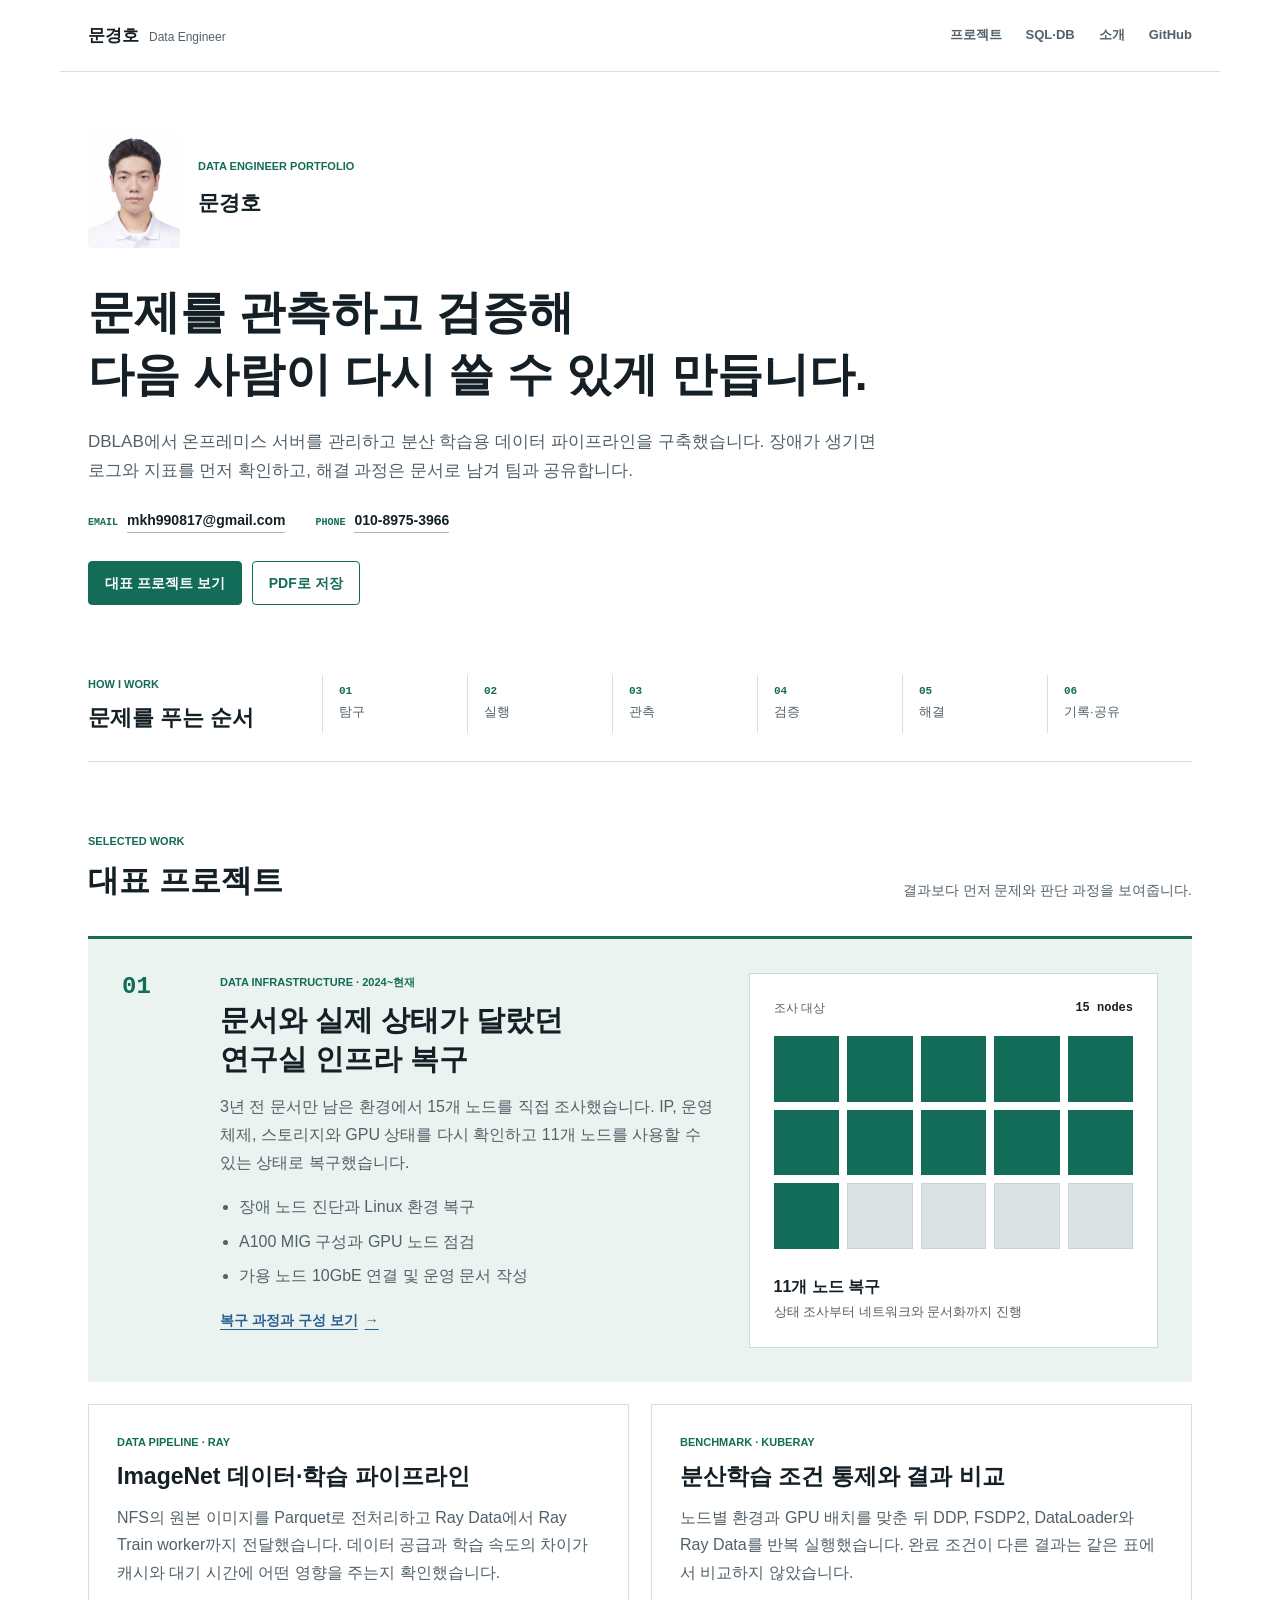
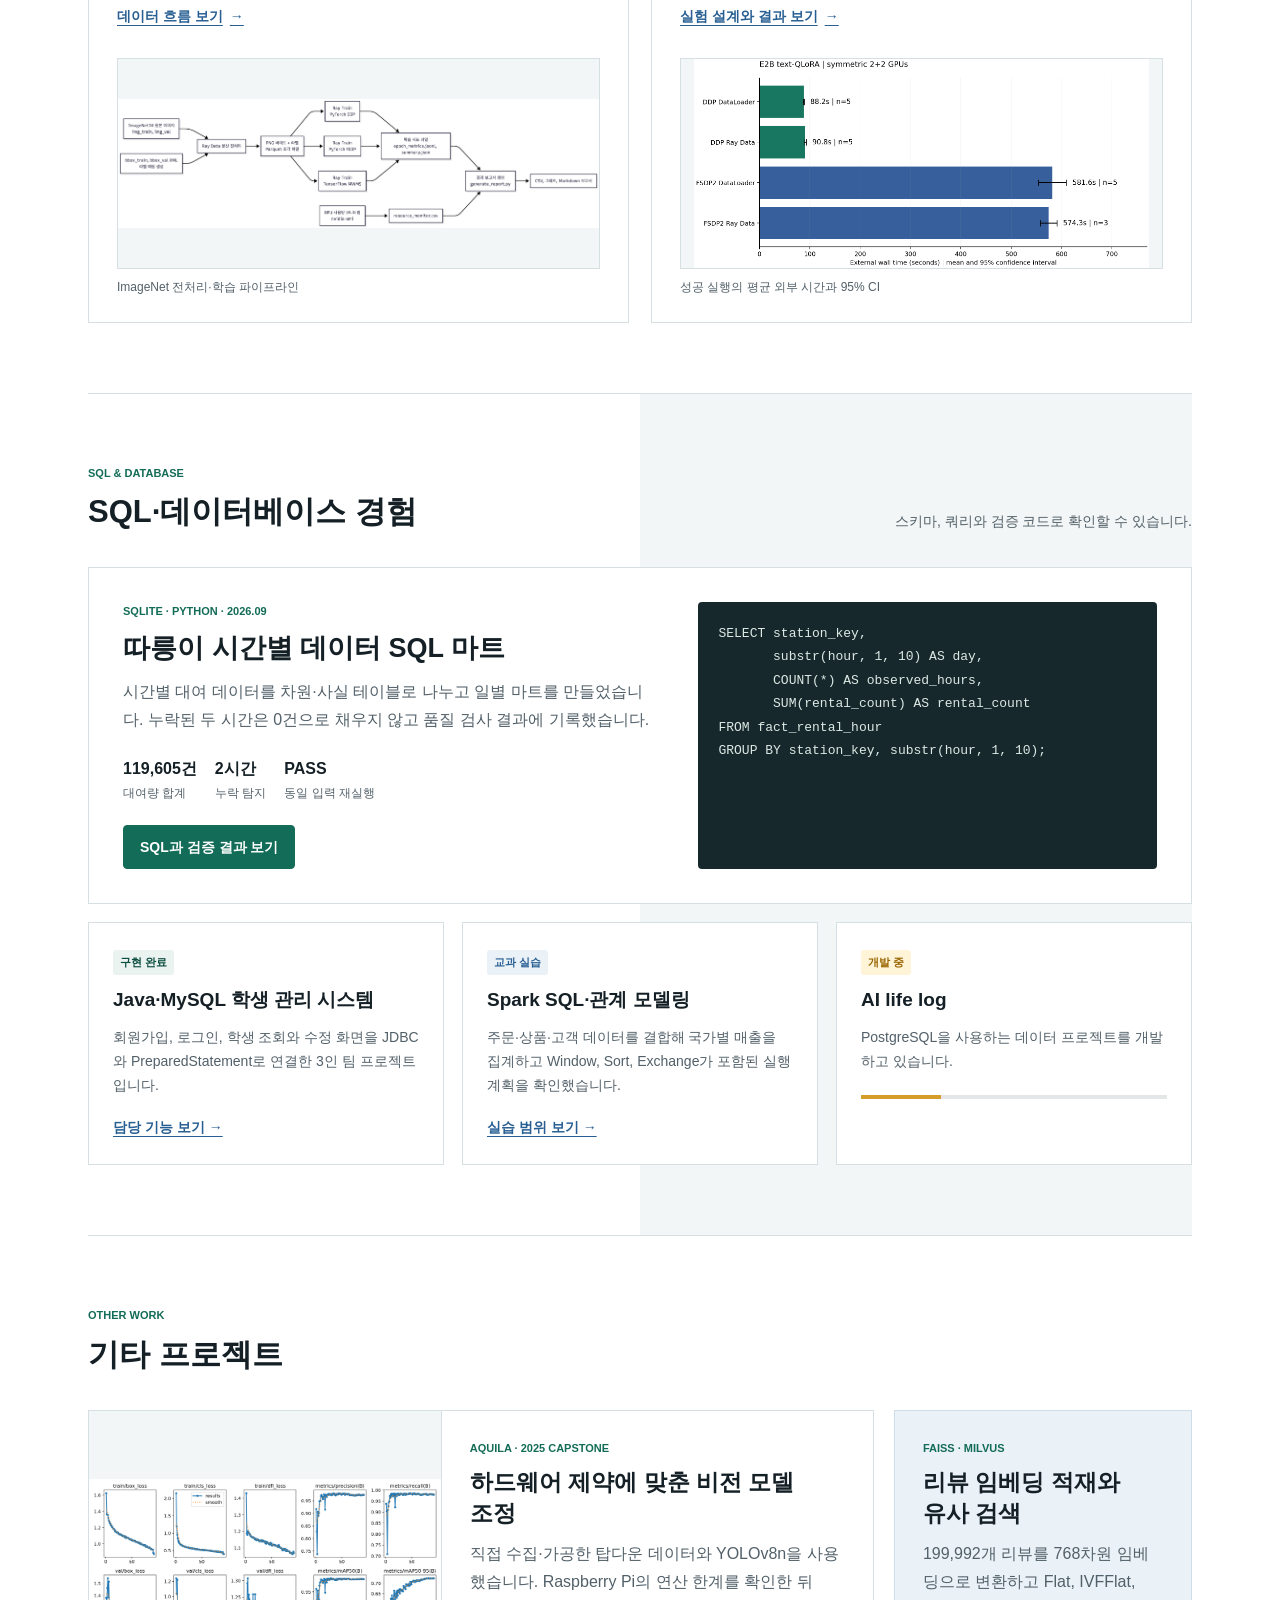
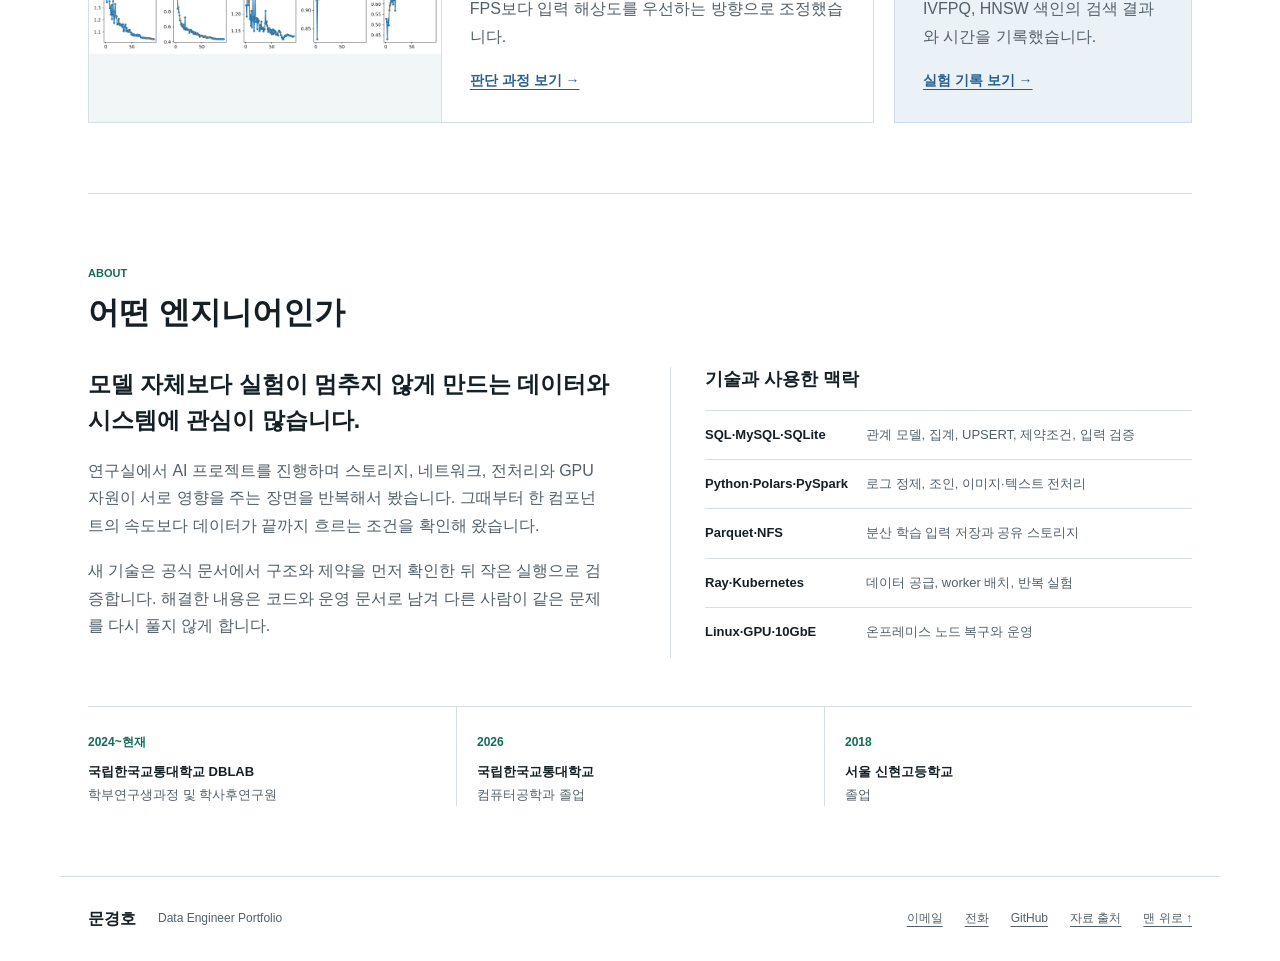
<file: index.html>
<!doctype html>
<html lang="ko">
<head>
  <meta charset="utf-8" />
  <meta name="viewport" content="width=device-width, initial-scale=1" />
  <meta name="description" content="문경호의 데이터 엔지니어 포트폴리오. 온프레미스 인프라 복구, Ray 데이터 파이프라인, 분산학습 벤치마크, SQL 데이터 모델링." />
  <title>문경호 | Data Engineer</title>
  <link rel="stylesheet" href="portfolio.css?v=20260921-3" />
</head>
<body data-page="home">
  <a class="skip-link" href="#projects">프로젝트로 이동</a>
  <header class="site-header">
    <a class="brand" href="index.html" aria-label="문경호 포트폴리오 홈"><strong>문경호</strong><span>Data Engineer</span></a>
    <button class="nav-toggle" type="button" aria-expanded="false" aria-controls="site-nav" title="메뉴 열기"><span aria-hidden="true">☰</span><span class="sr-only">메뉴</span></button>
    <nav id="site-nav" aria-label="주 메뉴">
      <a href="#projects">프로젝트</a><a href="#sql">SQL·DB</a><a href="#about">소개</a><a href="https://github.com/k0ho817">GitHub</a>
    </nav>
  </header>

  <main>
    <section class="hero" id="intro">
      <div class="hero-identity"><img src="profile.jpeg" alt="문경호 프로필 사진" width="116" height="148" /><div><p class="eyebrow">DATA ENGINEER PORTFOLIO</p><p class="hero-name">문경호</p></div></div>
      <h1>문제를 관측하고 검증해<br />다음 사람이 다시 쓸 수 있게 만듭니다.</h1>
      <p class="hero-copy">DBLAB에서 온프레미스 서버를 관리하고 분산 학습용 데이터 파이프라인을 구축했습니다. 장애가 생기면 로그와 지표를 먼저 확인하고, 해결 과정은 문서로 남겨 팀과 공유합니다.</p>
      <address class="contact-list" aria-label="연락처"><a href="mailto:mkh990817@gmail.com"><span>EMAIL</span><strong>mkh990817@gmail.com</strong></a><a href="tel:+821089753966"><span>PHONE</span><strong>010-8975-3966</strong></a></address>
      <div class="hero-actions"><a class="button primary" href="#projects">대표 프로젝트 보기</a><button class="button secondary" type="button" id="print-page">PDF로 저장</button></div>
    </section>

    <section class="method-band" aria-labelledby="method-title">
      <div><p class="eyebrow">HOW I WORK</p><h2 id="method-title">문제를 푸는 순서</h2></div>
      <ol class="method-flow"><li><span>01</span>탐구</li><li><span>02</span>실행</li><li><span>03</span>관측</li><li><span>04</span>검증</li><li><span>05</span>해결</li><li><span>06</span>기록·공유</li></ol>
    </section>

    <section class="section" id="projects">
      <header class="section-header"><div><p class="eyebrow">SELECTED WORK</p><h2>대표 프로젝트</h2></div><p>결과보다 먼저 문제와 판단 과정을 보여줍니다.</p></header>
      <article class="case-feature case-infra">
        <div class="case-index">01</div>
        <div class="case-body"><p class="project-meta">DATA INFRASTRUCTURE · 2024~현재</p><h3>문서와 실제 상태가 달랐던<br />연구실 인프라 복구</h3><p>3년 전 문서만 남은 환경에서 15개 노드를 직접 조사했습니다. IP, 운영체제, 스토리지와 GPU 상태를 다시 확인하고 11개 노드를 사용할 수 있는 상태로 복구했습니다.</p><ul class="plain-list"><li>장애 노드 진단과 Linux 환경 복구</li><li>A100 MIG 구성과 GPU 노드 점검</li><li>가용 노드 10GbE 연결 및 운영 문서 작성</li></ul><a class="text-link" href="projects/infrastructure.html">복구 과정과 구성 보기 <span aria-hidden="true">→</span></a></div>
        <div class="infra-summary" aria-label="인프라 복구 전후"><div class="summary-label"><span>조사 대상</span><strong>15 nodes</strong></div><div class="node-grid" aria-hidden="true"><span class="on"></span><span class="on"></span><span class="on"></span><span class="on"></span><span class="on"></span><span class="on"></span><span class="on"></span><span class="on"></span><span class="on"></span><span class="on"></span><span class="on"></span><span></span><span></span><span></span><span></span></div><p><strong>11개 노드 복구</strong><br />상태 조사부터 네트워크와 문서화까지 진행</p></div>
      </article>
      <div class="case-grid">
        <article class="case-card"><div class="case-card-copy"><p class="project-meta">DATA PIPELINE · RAY</p><h3>ImageNet 데이터·학습 파이프라인</h3><p>NFS의 원본 이미지를 Parquet로 전처리하고 Ray Data에서 Ray Train worker까지 전달했습니다. 데이터 공급과 학습 속도의 차이가 캐시와 대기 시간에 어떤 영향을 주는지 확인했습니다.</p><a class="text-link" href="projects/ray-pipeline.html">데이터 흐름 보기 <span aria-hidden="true">→</span></a></div><figure><img src="assets/imagenet-pipeline.png" alt="ImageNet 전처리에서 Parquet와 Ray Train으로 이어지는 파이프라인" width="8044" height="2150" loading="lazy" /><figcaption>ImageNet 전처리·학습 파이프라인</figcaption></figure></article>
        <article class="case-card"><div class="case-card-copy"><p class="project-meta">BENCHMARK · KUBERAY</p><h3>분산학습 조건 통제와 결과 비교</h3><p>노드별 환경과 GPU 배치를 맞춘 뒤 DDP, FSDP2, DataLoader와 Ray Data를 반복 실행했습니다. 완료 조건이 다른 결과는 같은 표에서 비교하지 않았습니다.</p><a class="text-link" href="projects/benchmark.html">실험 설계와 결과 보기 <span aria-hidden="true">→</span></a></div><figure><img src="assets/qlora-wall-time.png" alt="QLoRA 네 조건의 외부 실행 시간과 95퍼센트 신뢰구간" width="1800" height="828" loading="lazy" /><figcaption>성공 실행의 평균 외부 시간과 95% CI</figcaption></figure></article>
      </div>
    </section>

    <section class="section sql-section" id="sql">
      <header class="section-header"><div><p class="eyebrow">SQL &amp; DATABASE</p><h2>SQL·데이터베이스 경험</h2></div><p>스키마, 쿼리와 검증 코드로 확인할 수 있습니다.</p></header>
      <article class="sql-feature">
        <div><p class="project-meta">SQLITE · PYTHON · 2026.09</p><h3>따릉이 시간별 데이터 SQL 마트</h3><p>시간별 대여 데이터를 차원·사실 테이블로 나누고 일별 마트를 만들었습니다. 누락된 두 시간은 0건으로 채우지 않고 품질 검사 결과에 기록했습니다.</p><div class="inline-stats"><span><strong>119,605건</strong> 대여량 합계</span><span><strong>2시간</strong> 누락 탐지</span><span><strong>PASS</strong> 동일 입력 재실행</span></div><a class="button primary" href="projects/sql.html">SQL과 검증 결과 보기</a></div>
        <pre aria-label="따릉이 일별 집계 SQL"><code>SELECT station_key,
       substr(hour, 1, 10) AS day,
       COUNT(*) AS observed_hours,
       SUM(rental_count) AS rental_count
FROM fact_rental_hour
GROUP BY station_key, substr(hour, 1, 10);</code></pre>
      </article>
      <div class="database-grid">
        <article><p class="status complete">구현 완료</p><h3>Java·MySQL 학생 관리 시스템</h3><p>회원가입, 로그인, 학생 조회와 수정 화면을 JDBC와 PreparedStatement로 연결한 3인 팀 프로젝트입니다.</p><a class="text-link" href="projects/sql.html#mysql">담당 기능 보기 →</a></article>
        <article><p class="status learning">교과 실습</p><h3>Spark SQL·관계 모델링</h3><p>주문·상품·고객 데이터를 결합해 국가별 매출을 집계하고 Window, Sort, Exchange가 포함된 실행계획을 확인했습니다.</p><a class="text-link" href="projects/sql.html#spark-sql">실습 범위 보기 →</a></article>
        <article class="in-progress"><p class="status progress">개발 중</p><h3>AI life log</h3><p>PostgreSQL을 사용하는 데이터 프로젝트를 개발하고 있습니다.</p><span class="progress-line" aria-hidden="true"><i></i></span></article>
      </div>
    </section>

    <section class="section" id="other-work">
      <header class="section-header"><div><p class="eyebrow">OTHER WORK</p><h2>기타 프로젝트</h2></div></header>
      <div class="other-grid">
        <article class="other-project"><img src="assets/aquila-29.png" alt="Aquila 발표 자료의 학습 손실과 검증 지표" width="870" height="435" loading="lazy" /><div><p class="project-meta">AQUILA · 2025 CAPSTONE</p><h3>하드웨어 제약에 맞춘 비전 모델 조정</h3><p>직접 수집·가공한 탑다운 데이터와 YOLOv8n을 사용했습니다. Raspberry Pi의 연산 한계를 확인한 뒤 FPS보다 입력 해상도를 우선하는 방향으로 조정했습니다.</p><a class="text-link" href="projects/aquila.html">판단 과정 보기 →</a></div></article>
        <article class="other-project text-only"><div><p class="project-meta">FAISS · MILVUS</p><h3>리뷰 임베딩 적재와 유사 검색</h3><p>199,992개 리뷰를 768차원 임베딩으로 변환하고 Flat, IVFFlat, IVFPQ, HNSW 색인의 검색 결과와 시간을 기록했습니다.</p><a class="text-link" href="reports/dblab.md">실험 기록 보기 →</a></div></article>
      </div>
    </section>

    <section class="section about-section" id="about">
      <header class="section-header"><div><p class="eyebrow">ABOUT</p><h2>어떤 엔지니어인가</h2></div></header>
      <div class="about-grid"><div class="about-copy"><p class="large-copy">모델 자체보다 실험이 멈추지 않게 만드는 데이터와 시스템에 관심이 많습니다.</p><p>연구실에서 AI 프로젝트를 진행하며 스토리지, 네트워크, 전처리와 GPU 자원이 서로 영향을 주는 장면을 반복해서 봤습니다. 그때부터 한 컴포넌트의 속도보다 데이터가 끝까지 흐르는 조건을 확인해 왔습니다.</p><p>새 기술은 공식 문서에서 구조와 제약을 먼저 확인한 뒤 작은 실행으로 검증합니다. 해결한 내용은 코드와 운영 문서로 남겨 다른 사람이 같은 문제를 다시 풀지 않게 합니다.</p></div><div class="skill-evidence"><h3>기술과 사용한 맥락</h3><dl><div><dt>SQL·MySQL·SQLite</dt><dd>관계 모델, 집계, UPSERT, 제약조건, 입력 검증</dd></div><div><dt>Python·Polars·PySpark</dt><dd>로그 정제, 조인, 이미지·텍스트 전처리</dd></div><div><dt>Parquet·NFS</dt><dd>분산 학습 입력 저장과 공유 스토리지</dd></div><div><dt>Ray·Kubernetes</dt><dd>데이터 공급, worker 배치, 반복 실험</dd></div><div><dt>Linux·GPU·10GbE</dt><dd>온프레미스 노드 복구와 운영</dd></div></dl></div></div>
      <div class="history"><div><time>2024~현재</time><p><strong>국립한국교통대학교 DBLAB</strong><br />학부연구생과정 및 학사후연구원</p></div><div><time>2026</time><p><strong>국립한국교통대학교</strong><br />컴퓨터공학과 졸업</p></div><div><time>2018</time><p><strong>서울 신현고등학교</strong><br />졸업</p></div></div>
    </section>
  </main>
  <footer class="site-footer"><div><strong>문경호</strong><span>Data Engineer Portfolio</span></div><div><a href="mailto:mkh990817@gmail.com">이메일</a><a href="tel:+821089753966">전화</a><a href="https://github.com/k0ho817">GitHub</a><a href="ASSET_SOURCES.md">자료 출처</a><a href="#intro">맨 위로 ↑</a></div></footer>
  <script src="portfolio.js?v=20260921-3"></script>
</body>
</html>
</file>
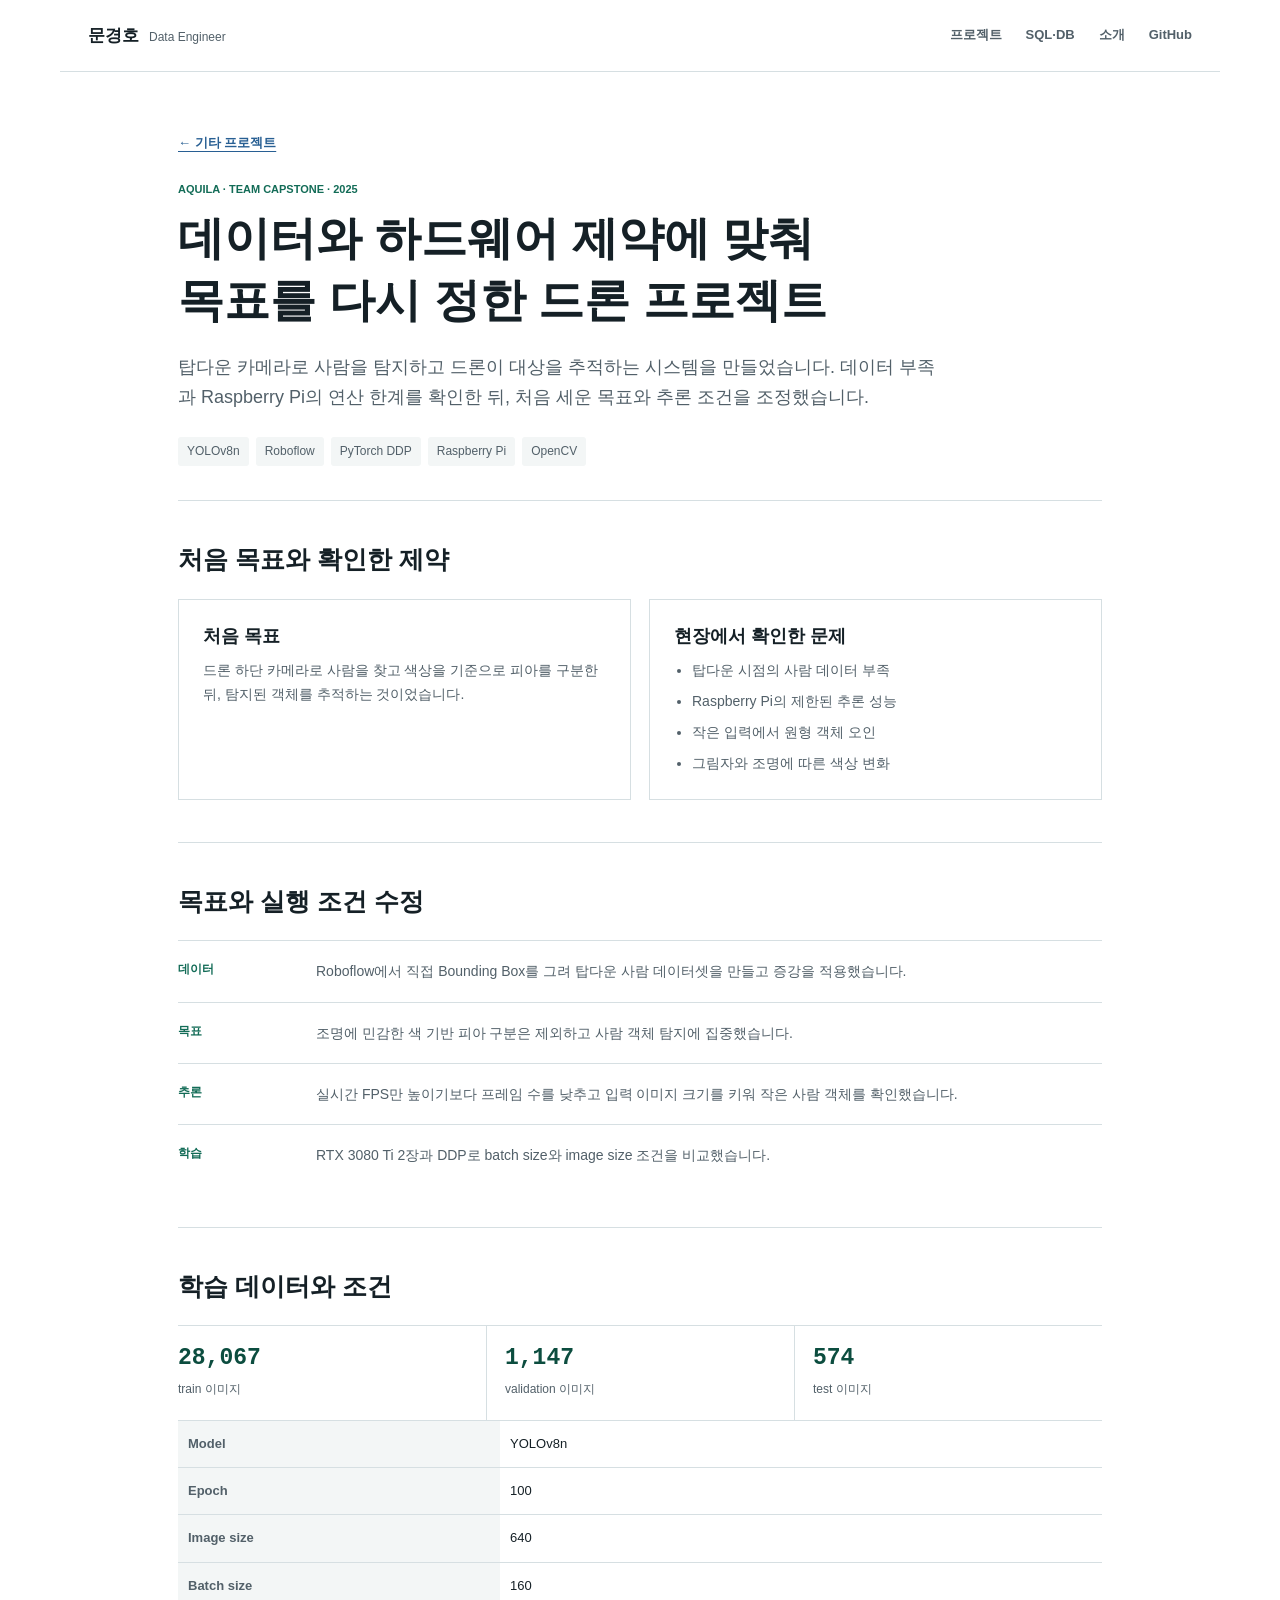
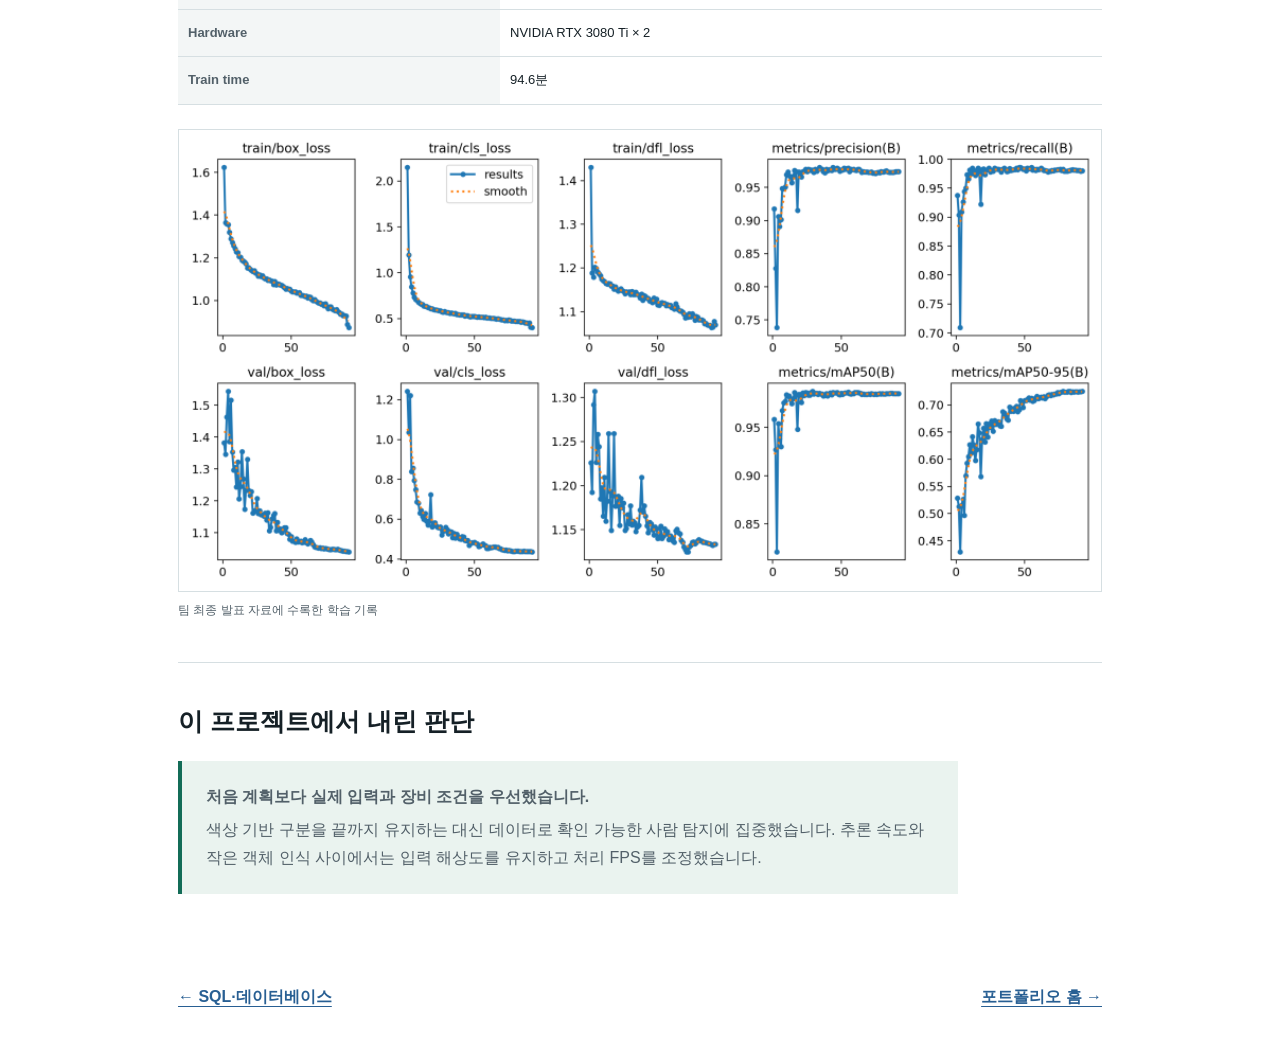
<file: projects/aquila.html>
<!doctype html>
<html lang="ko">
<head>
  <meta charset="utf-8" /><meta name="viewport" content="width=device-width, initial-scale=1" />
  <meta name="description" content="Aquila 드론 프로젝트의 데이터셋 구축과 하드웨어 제약 대응 사례." />
  <title>Aquila 드론 비전 프로젝트 | 문경호</title><link rel="stylesheet" href="../portfolio.css?v=20260921-3" />
</head>
<body data-page="project">
  <a class="skip-link" href="#content">본문으로 이동</a>
  <header class="site-header"><a class="brand" href="../index.html"><strong>문경호</strong><span>Data Engineer</span></a><button class="nav-toggle" type="button" aria-expanded="false" aria-controls="site-nav" title="메뉴 열기"><span aria-hidden="true">☰</span><span class="sr-only">메뉴</span></button><nav id="site-nav" aria-label="주 메뉴"><a href="../index.html#projects">프로젝트</a><a href="../index.html#sql">SQL·DB</a><a href="../index.html#about">소개</a><a href="https://github.com/k0ho817">GitHub</a></nav></header>
  <main class="project-main" id="content">
    <section class="project-hero"><a class="back-link" href="../index.html#other-work">← 기타 프로젝트</a><p class="eyebrow">AQUILA · TEAM CAPSTONE · 2025</p><h1>데이터와 하드웨어 제약에 맞춰<br />목표를 다시 정한 드론 프로젝트</h1><p class="project-lead">탑다운 카메라로 사람을 탐지하고 드론이 대상을 추적하는 시스템을 만들었습니다. 데이터 부족과 Raspberry Pi의 연산 한계를 확인한 뒤, 처음 세운 목표와 추론 조건을 조정했습니다.</p><div class="project-tags"><span>YOLOv8n</span><span>Roboflow</span><span>PyTorch DDP</span><span>Raspberry Pi</span><span>OpenCV</span></div></section>
    <section class="detail-section"><h2>처음 목표와 확인한 제약</h2><div class="detail-grid"><article class="detail-box"><h3>처음 목표</h3><p>드론 하단 카메라로 사람을 찾고 색상을 기준으로 피아를 구분한 뒤, 탐지된 객체를 추적하는 것이었습니다.</p></article><article class="detail-box"><h3>현장에서 확인한 문제</h3><ul><li>탑다운 시점의 사람 데이터 부족</li><li>Raspberry Pi의 제한된 추론 성능</li><li>작은 입력에서 원형 객체 오인</li><li>그림자와 조명에 따른 색상 변화</li></ul></article></div></section>
    <section class="detail-section"><h2>목표와 실행 조건 수정</h2><dl><div class="incident"><dt>데이터</dt><dd>Roboflow에서 직접 Bounding Box를 그려 탑다운 사람 데이터셋을 만들고 증강을 적용했습니다.</dd></div><div class="incident"><dt>목표</dt><dd>조명에 민감한 색 기반 피아 구분은 제외하고 사람 객체 탐지에 집중했습니다.</dd></div><div class="incident"><dt>추론</dt><dd>실시간 FPS만 높이기보다 프레임 수를 낮추고 입력 이미지 크기를 키워 작은 사람 객체를 확인했습니다.</dd></div><div class="incident"><dt>학습</dt><dd>RTX 3080 Ti 2장과 DDP로 batch size와 image size 조건을 비교했습니다.</dd></div></dl></section>
    <section class="detail-section"><h2>학습 데이터와 조건</h2><div class="evidence-row"><div><strong>28,067</strong><span>train 이미지</span></div><div><strong>1,147</strong><span>validation 이미지</span></div><div><strong>574</strong><span>test 이미지</span></div></div><table class="comparison-table"><tbody><tr><th>Model</th><td>YOLOv8n</td></tr><tr><th>Epoch</th><td>100</td></tr><tr><th>Image size</th><td>640</td></tr><tr><th>Batch size</th><td>160</td></tr><tr><th>Hardware</th><td>NVIDIA RTX 3080 Ti × 2</td></tr><tr><th>Train time</th><td>94.6분</td></tr></tbody></table><figure class="result-figure"><img src="../assets/aquila-29.png" alt="Aquila 최종 발표 자료의 학습 손실과 데이터셋 내부 검증 지표" width="870" height="435" /><figcaption>팀 최종 발표 자료에 수록한 학습 기록</figcaption></figure></section>
    <section class="detail-section"><h2>이 프로젝트에서 내린 판단</h2><p class="callout"><strong>처음 계획보다 실제 입력과 장비 조건을 우선했습니다.</strong>색상 기반 구분을 끝까지 유지하는 대신 데이터로 확인 가능한 사람 탐지에 집중했습니다. 추론 속도와 작은 객체 인식 사이에서는 입력 해상도를 유지하고 처리 FPS를 조정했습니다.</p></section>
    <div class="next-project"><a href="sql.html">← SQL·데이터베이스</a><a href="../index.html">포트폴리오 홈 →</a></div>
  </main><script src="../portfolio.js?v=20260921-3"></script>
</body>
</html>
</file>
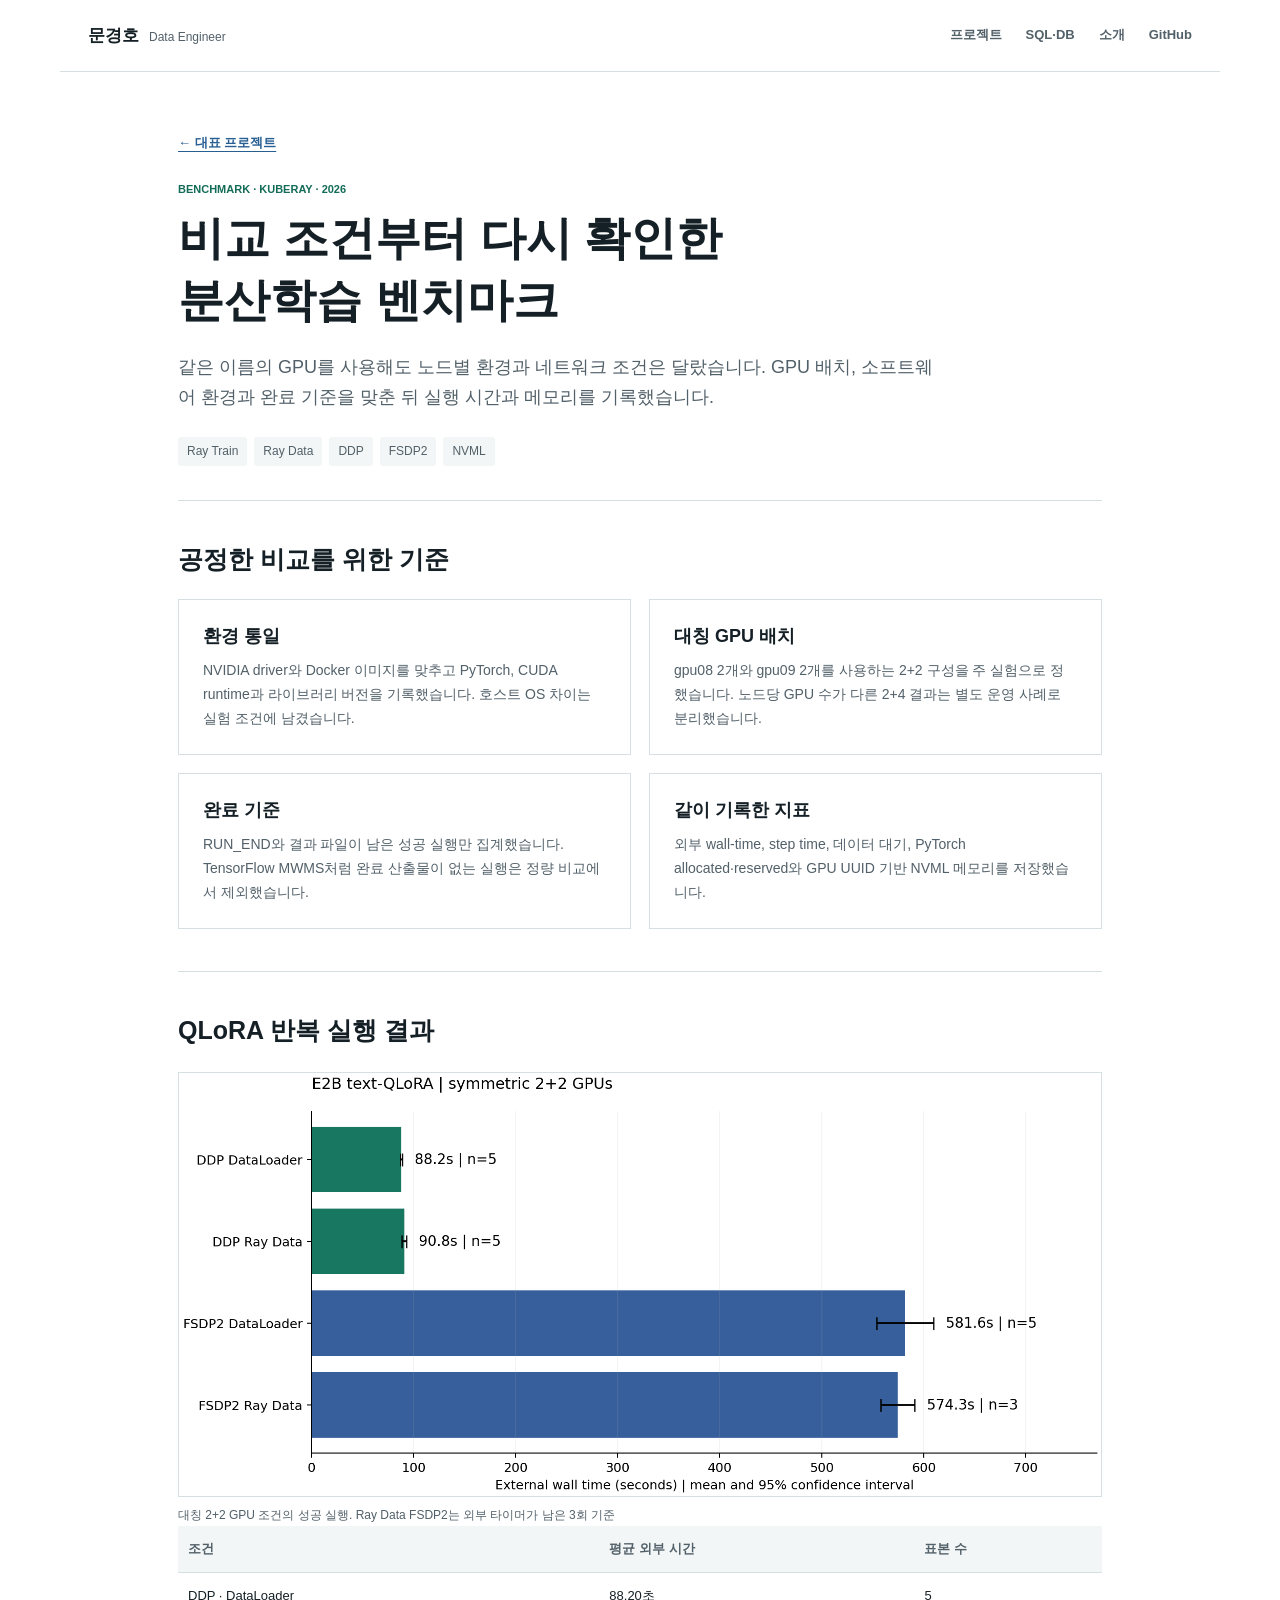
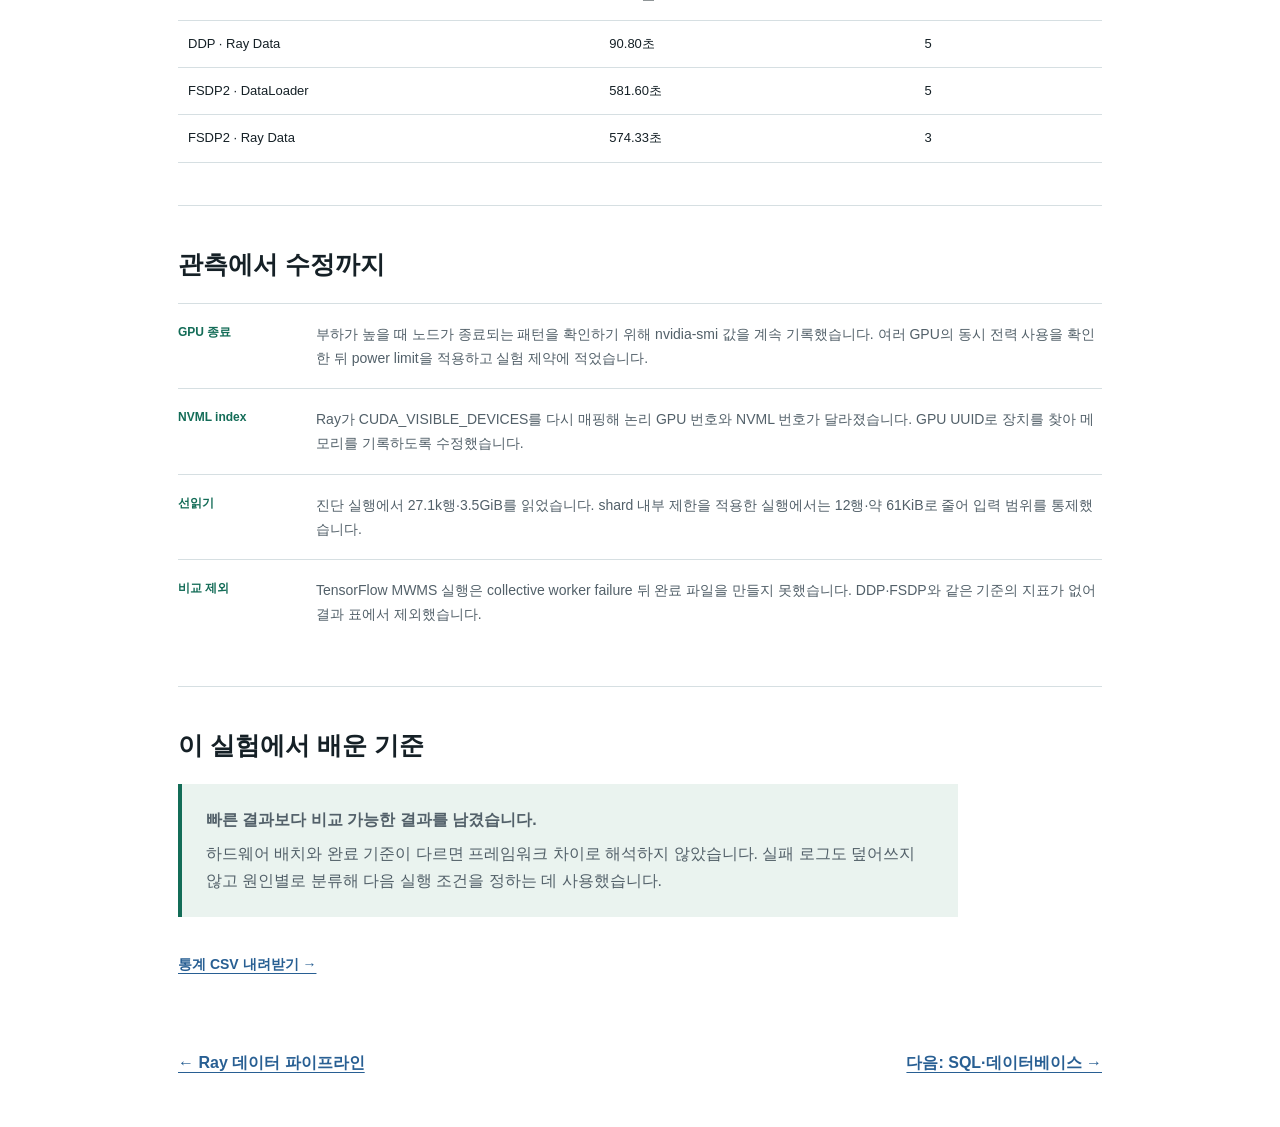
<file: projects/benchmark.html>
<!doctype html>
<html lang="ko">
<head>
  <meta charset="utf-8" /><meta name="viewport" content="width=device-width, initial-scale=1" />
  <meta name="description" content="KubeRay 분산학습 프레임워크의 실행 시간과 GPU 메모리를 비교한 벤치마크 사례." />
  <title>분산학습 벤치마크 | 문경호</title><link rel="stylesheet" href="../portfolio.css?v=20260921-3" />
</head>
<body data-page="project">
  <a class="skip-link" href="#content">본문으로 이동</a>
  <header class="site-header"><a class="brand" href="../index.html"><strong>문경호</strong><span>Data Engineer</span></a><button class="nav-toggle" type="button" aria-expanded="false" aria-controls="site-nav" title="메뉴 열기"><span aria-hidden="true">☰</span><span class="sr-only">메뉴</span></button><nav id="site-nav" aria-label="주 메뉴"><a href="../index.html#projects">프로젝트</a><a href="../index.html#sql">SQL·DB</a><a href="../index.html#about">소개</a><a href="https://github.com/k0ho817">GitHub</a></nav></header>
  <main class="project-main" id="content">
    <section class="project-hero"><a class="back-link" href="../index.html#projects">← 대표 프로젝트</a><p class="eyebrow">BENCHMARK · KUBERAY · 2026</p><h1>비교 조건부터 다시 확인한<br />분산학습 벤치마크</h1><p class="project-lead">같은 이름의 GPU를 사용해도 노드별 환경과 네트워크 조건은 달랐습니다. GPU 배치, 소프트웨어 환경과 완료 기준을 맞춘 뒤 실행 시간과 메모리를 기록했습니다.</p><div class="project-tags"><span>Ray Train</span><span>Ray Data</span><span>DDP</span><span>FSDP2</span><span>NVML</span></div></section>
    <section class="detail-section"><h2>공정한 비교를 위한 기준</h2><div class="detail-grid"><article class="detail-box"><h3>환경 통일</h3><p>NVIDIA driver와 Docker 이미지를 맞추고 PyTorch, CUDA runtime과 라이브러리 버전을 기록했습니다. 호스트 OS 차이는 실험 조건에 남겼습니다.</p></article><article class="detail-box"><h3>대칭 GPU 배치</h3><p>gpu08 2개와 gpu09 2개를 사용하는 2+2 구성을 주 실험으로 정했습니다. 노드당 GPU 수가 다른 2+4 결과는 별도 운영 사례로 분리했습니다.</p></article><article class="detail-box"><h3>완료 기준</h3><p>RUN_END와 결과 파일이 남은 성공 실행만 집계했습니다. TensorFlow MWMS처럼 완료 산출물이 없는 실행은 정량 비교에서 제외했습니다.</p></article><article class="detail-box"><h3>같이 기록한 지표</h3><p>외부 wall-time, step time, 데이터 대기, PyTorch allocated·reserved와 GPU UUID 기반 NVML 메모리를 저장했습니다.</p></article></div></section>
    <section class="detail-section"><h2>QLoRA 반복 실행 결과</h2><figure class="result-figure"><img src="../assets/qlora-wall-time.png" alt="DataLoader와 Ray Data, DDP와 FSDP2 네 조건의 외부 실행 시간과 95퍼센트 신뢰구간" width="1800" height="828" /><figcaption>대칭 2+2 GPU 조건의 성공 실행. Ray Data FSDP2는 외부 타이머가 남은 3회 기준</figcaption></figure><table class="comparison-table"><thead><tr><th>조건</th><th>평균 외부 시간</th><th>표본 수</th></tr></thead><tbody><tr><td>DDP · DataLoader</td><td>88.20초</td><td>5</td></tr><tr><td>DDP · Ray Data</td><td>90.80초</td><td>5</td></tr><tr><td>FSDP2 · DataLoader</td><td>581.60초</td><td>5</td></tr><tr><td>FSDP2 · Ray Data</td><td>574.33초</td><td>3</td></tr></tbody></table></section>
    <section class="detail-section"><h2>관측에서 수정까지</h2><dl><div class="incident"><dt>GPU 종료</dt><dd>부하가 높을 때 노드가 종료되는 패턴을 확인하기 위해 nvidia-smi 값을 계속 기록했습니다. 여러 GPU의 동시 전력 사용을 확인한 뒤 power limit을 적용하고 실험 제약에 적었습니다.</dd></div><div class="incident"><dt>NVML index</dt><dd>Ray가 CUDA_VISIBLE_DEVICES를 다시 매핑해 논리 GPU 번호와 NVML 번호가 달라졌습니다. GPU UUID로 장치를 찾아 메모리를 기록하도록 수정했습니다.</dd></div><div class="incident"><dt>선읽기</dt><dd>진단 실행에서 27.1k행·3.5GiB를 읽었습니다. shard 내부 제한을 적용한 실행에서는 12행·약 61KiB로 줄어 입력 범위를 통제했습니다.</dd></div><div class="incident"><dt>비교 제외</dt><dd>TensorFlow MWMS 실행은 collective worker failure 뒤 완료 파일을 만들지 못했습니다. DDP·FSDP와 같은 기준의 지표가 없어 결과 표에서 제외했습니다.</dd></div></dl></section>
    <section class="detail-section"><h2>이 실험에서 배운 기준</h2><p class="callout"><strong>빠른 결과보다 비교 가능한 결과를 남겼습니다.</strong>하드웨어 배치와 완료 기준이 다르면 프레임워크 차이로 해석하지 않았습니다. 실패 로그도 덮어쓰지 않고 원인별로 분류해 다음 실행 조건을 정하는 데 사용했습니다.</p><div class="links"><a class="text-link" href="../assets/benchmark-statistics.csv" download>통계 CSV 내려받기 →</a></div></section>
    <div class="next-project"><a href="ray-pipeline.html">← Ray 데이터 파이프라인</a><a href="sql.html">다음: SQL·데이터베이스 →</a></div>
  </main><script src="../portfolio.js?v=20260921-3"></script>
</body>
</html>
</file>
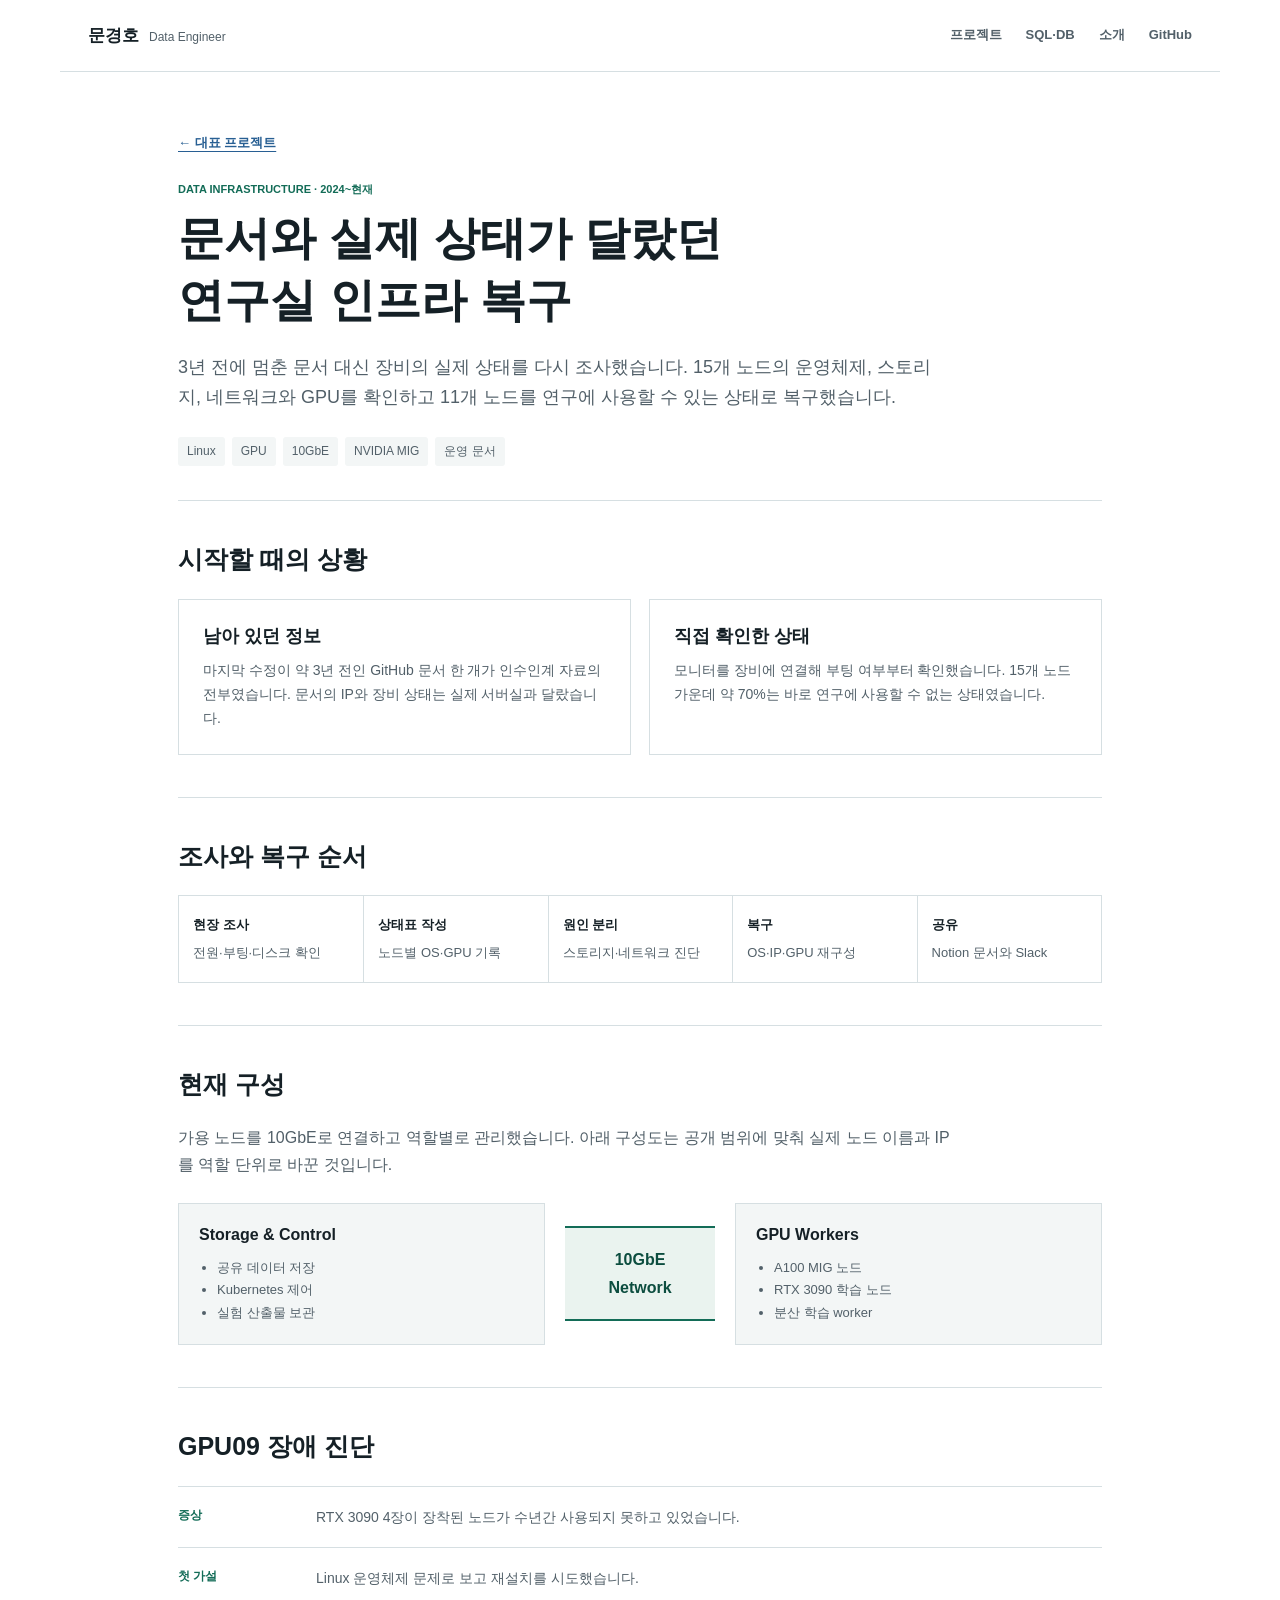
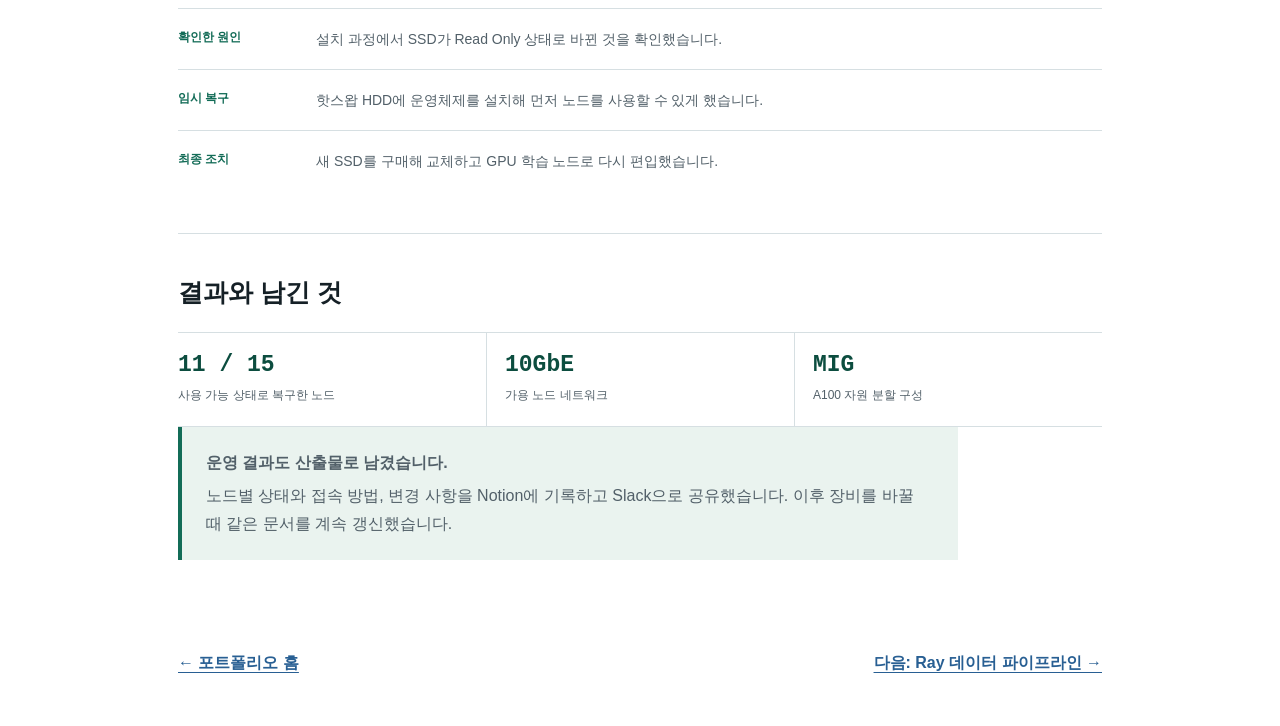
<file: projects/infrastructure.html>
<!doctype html>
<html lang="ko">
<head>
  <meta charset="utf-8" />
  <meta name="viewport" content="width=device-width, initial-scale=1" />
  <meta name="description" content="문경호의 DBLAB 온프레미스 서버 인프라 복구 사례." />
  <title>온프레미스 인프라 복구 | 문경호</title>
  <link rel="stylesheet" href="../portfolio.css?v=20260921-3" />
</head>
<body data-page="project">
  <a class="skip-link" href="#content">본문으로 이동</a>
  <header class="site-header"><a class="brand" href="../index.html"><strong>문경호</strong><span>Data Engineer</span></a><button class="nav-toggle" type="button" aria-expanded="false" aria-controls="site-nav" title="메뉴 열기"><span aria-hidden="true">☰</span><span class="sr-only">메뉴</span></button><nav id="site-nav" aria-label="주 메뉴"><a href="../index.html#projects">프로젝트</a><a href="../index.html#sql">SQL·DB</a><a href="../index.html#about">소개</a><a href="https://github.com/k0ho817">GitHub</a></nav></header>
  <main class="project-main" id="content">
    <section class="project-hero"><a class="back-link" href="../index.html#projects">← 대표 프로젝트</a><p class="eyebrow">DATA INFRASTRUCTURE · 2024~현재</p><h1>문서와 실제 상태가 달랐던<br />연구실 인프라 복구</h1><p class="project-lead">3년 전에 멈춘 문서 대신 장비의 실제 상태를 다시 조사했습니다. 15개 노드의 운영체제, 스토리지, 네트워크와 GPU를 확인하고 11개 노드를 연구에 사용할 수 있는 상태로 복구했습니다.</p><div class="project-tags"><span>Linux</span><span>GPU</span><span>10GbE</span><span>NVIDIA MIG</span><span>운영 문서</span></div></section>
    <section class="detail-section"><h2>시작할 때의 상황</h2><div class="detail-grid"><article class="detail-box"><h3>남아 있던 정보</h3><p>마지막 수정이 약 3년 전인 GitHub 문서 한 개가 인수인계 자료의 전부였습니다. 문서의 IP와 장비 상태는 실제 서버실과 달랐습니다.</p></article><article class="detail-box"><h3>직접 확인한 상태</h3><p>모니터를 장비에 연결해 부팅 여부부터 확인했습니다. 15개 노드 가운데 약 70%는 바로 연구에 사용할 수 없는 상태였습니다.</p></article></div></section>
    <section class="detail-section"><h2>조사와 복구 순서</h2><ol class="decision-flow"><li><strong>현장 조사</strong>전원·부팅·디스크 확인</li><li><strong>상태표 작성</strong>노드별 OS·GPU 기록</li><li><strong>원인 분리</strong>스토리지·네트워크 진단</li><li><strong>복구</strong>OS·IP·GPU 재구성</li><li><strong>공유</strong>Notion 문서와 Slack</li></ol></section>
    <section class="detail-section"><h2>현재 구성</h2><p>가용 노드를 10GbE로 연결하고 역할별로 관리했습니다. 아래 구성도는 공개 범위에 맞춰 실제 노드 이름과 IP를 역할 단위로 바꾼 것입니다.</p><div class="topology" role="img" aria-label="스토리지 및 관리 노드가 10기가비트 이더넷을 통해 GPU 학습 노드와 연결된 구성"><div class="topology-group"><h3>Storage &amp; Control</h3><ul><li>공유 데이터 저장</li><li>Kubernetes 제어</li><li>실험 산출물 보관</li></ul></div><div class="topology-link">10GbE<br />Network</div><div class="topology-group"><h3>GPU Workers</h3><ul><li>A100 MIG 노드</li><li>RTX 3090 학습 노드</li><li>분산 학습 worker</li></ul></div></div></section>
    <section class="detail-section"><h2>GPU09 장애 진단</h2><dl><div class="incident"><dt>증상</dt><dd>RTX 3090 4장이 장착된 노드가 수년간 사용되지 못하고 있었습니다.</dd></div><div class="incident"><dt>첫 가설</dt><dd>Linux 운영체제 문제로 보고 재설치를 시도했습니다.</dd></div><div class="incident"><dt>확인한 원인</dt><dd>설치 과정에서 SSD가 Read Only 상태로 바뀐 것을 확인했습니다.</dd></div><div class="incident"><dt>임시 복구</dt><dd>핫스왑 HDD에 운영체제를 설치해 먼저 노드를 사용할 수 있게 했습니다.</dd></div><div class="incident"><dt>최종 조치</dt><dd>새 SSD를 구매해 교체하고 GPU 학습 노드로 다시 편입했습니다.</dd></div></dl></section>
    <section class="detail-section"><h2>결과와 남긴 것</h2><div class="evidence-row"><div><strong>11 / 15</strong><span>사용 가능 상태로 복구한 노드</span></div><div><strong>10GbE</strong><span>가용 노드 네트워크</span></div><div><strong>MIG</strong><span>A100 자원 분할 구성</span></div></div><p class="callout"><strong>운영 결과도 산출물로 남겼습니다.</strong>노드별 상태와 접속 방법, 변경 사항을 Notion에 기록하고 Slack으로 공유했습니다. 이후 장비를 바꿀 때 같은 문서를 계속 갱신했습니다.</p></section>
    <div class="next-project"><a href="../index.html">← 포트폴리오 홈</a><a href="ray-pipeline.html">다음: Ray 데이터 파이프라인 →</a></div>
  </main>
  <script src="../portfolio.js?v=20260921-3"></script>
</body>
</html>
</file>
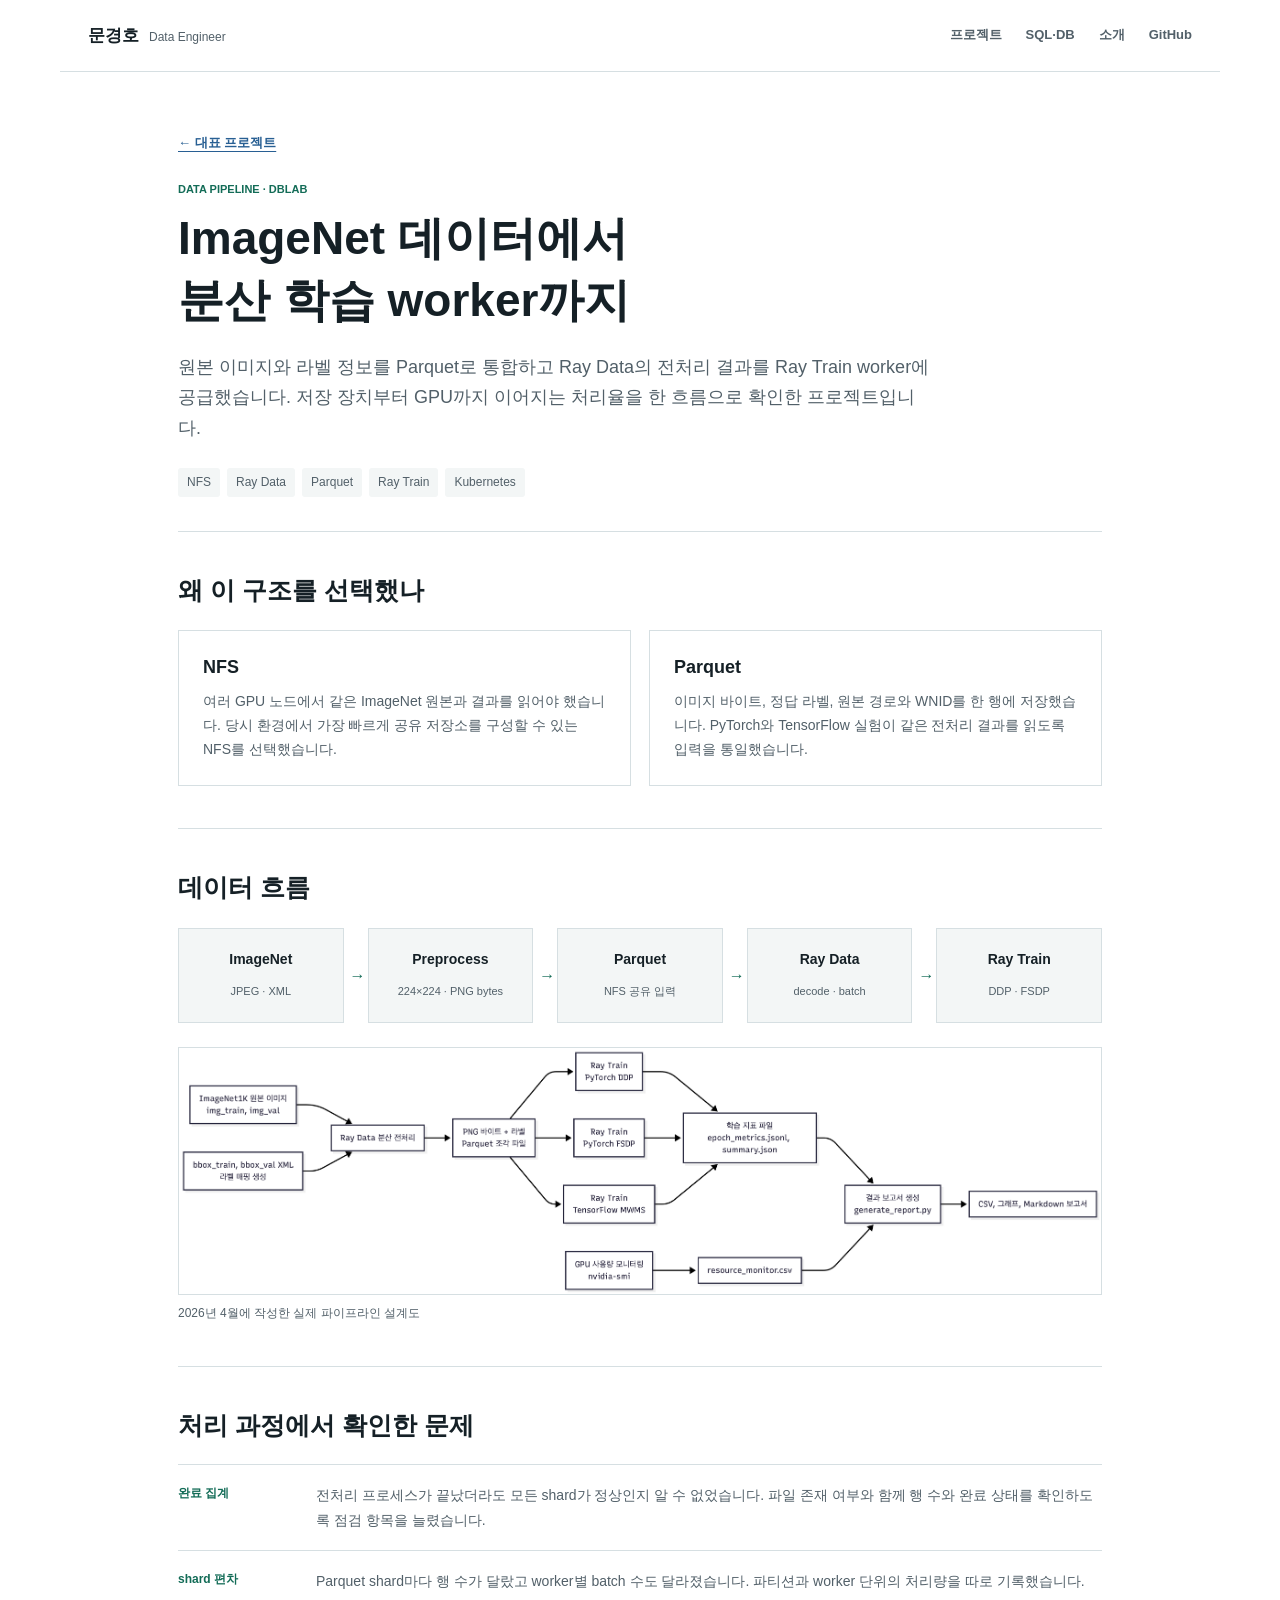
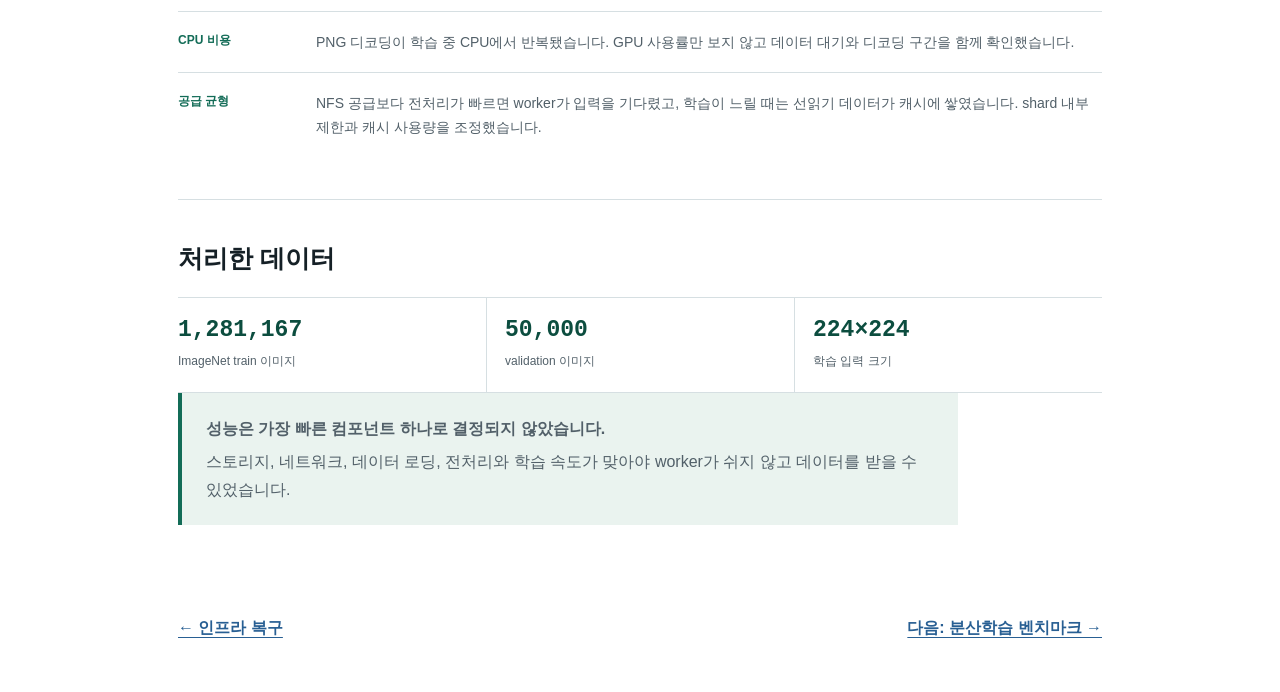
<file: projects/ray-pipeline.html>
<!doctype html>
<html lang="ko">
<head>
  <meta charset="utf-8" /><meta name="viewport" content="width=device-width, initial-scale=1" />
  <meta name="description" content="ImageNet과 Ray Data, Ray Train을 연결한 데이터·학습 파이프라인 사례." />
  <title>Ray 데이터·학습 파이프라인 | 문경호</title><link rel="stylesheet" href="../portfolio.css?v=20260921-3" />
</head>
<body data-page="project">
  <a class="skip-link" href="#content">본문으로 이동</a>
  <header class="site-header"><a class="brand" href="../index.html"><strong>문경호</strong><span>Data Engineer</span></a><button class="nav-toggle" type="button" aria-expanded="false" aria-controls="site-nav" title="메뉴 열기"><span aria-hidden="true">☰</span><span class="sr-only">메뉴</span></button><nav id="site-nav" aria-label="주 메뉴"><a href="../index.html#projects">프로젝트</a><a href="../index.html#sql">SQL·DB</a><a href="../index.html#about">소개</a><a href="https://github.com/k0ho817">GitHub</a></nav></header>
  <main class="project-main" id="content">
    <section class="project-hero"><a class="back-link" href="../index.html#projects">← 대표 프로젝트</a><p class="eyebrow">DATA PIPELINE · DBLAB</p><h1>ImageNet 데이터에서<br />분산 학습 worker까지</h1><p class="project-lead">원본 이미지와 라벨 정보를 Parquet로 통합하고 Ray Data의 전처리 결과를 Ray Train worker에 공급했습니다. 저장 장치부터 GPU까지 이어지는 처리율을 한 흐름으로 확인한 프로젝트입니다.</p><div class="project-tags"><span>NFS</span><span>Ray Data</span><span>Parquet</span><span>Ray Train</span><span>Kubernetes</span></div></section>
    <section class="detail-section"><h2>왜 이 구조를 선택했나</h2><div class="detail-grid"><article class="detail-box"><h3>NFS</h3><p>여러 GPU 노드에서 같은 ImageNet 원본과 결과를 읽어야 했습니다. 당시 환경에서 가장 빠르게 공유 저장소를 구성할 수 있는 NFS를 선택했습니다.</p></article><article class="detail-box"><h3>Parquet</h3><p>이미지 바이트, 정답 라벨, 원본 경로와 WNID를 한 행에 저장했습니다. PyTorch와 TensorFlow 실험이 같은 전처리 결과를 읽도록 입력을 통일했습니다.</p></article></div></section>
    <section class="detail-section"><h2>데이터 흐름</h2><div class="architecture" role="img" aria-label="ImageNet 원본이 Parquet 전처리와 Ray Data를 거쳐 Ray Train worker에 전달되고 지표로 저장되는 흐름"><div class="stage"><strong>ImageNet</strong><span>JPEG · XML</span></div><div class="stage"><strong>Preprocess</strong><span>224×224 · PNG bytes</span></div><div class="stage"><strong>Parquet</strong><span>NFS 공유 입력</span></div><div class="stage"><strong>Ray Data</strong><span>decode · batch</span></div><div class="stage"><strong>Ray Train</strong><span>DDP · FSDP</span></div></div><figure class="result-figure"><img src="../assets/imagenet-pipeline.png" alt="ImageNet 전처리부터 Ray Train 결과 보고서까지 연결한 원본 파이프라인" width="8044" height="2150" /><figcaption>2026년 4월에 작성한 실제 파이프라인 설계도</figcaption></figure></section>
    <section class="detail-section"><h2>처리 과정에서 확인한 문제</h2><dl><div class="incident"><dt>완료 집계</dt><dd>전처리 프로세스가 끝났더라도 모든 shard가 정상인지 알 수 없었습니다. 파일 존재 여부와 함께 행 수와 완료 상태를 확인하도록 점검 항목을 늘렸습니다.</dd></div><div class="incident"><dt>shard 편차</dt><dd>Parquet shard마다 행 수가 달랐고 worker별 batch 수도 달라졌습니다. 파티션과 worker 단위의 처리량을 따로 기록했습니다.</dd></div><div class="incident"><dt>CPU 비용</dt><dd>PNG 디코딩이 학습 중 CPU에서 반복됐습니다. GPU 사용률만 보지 않고 데이터 대기와 디코딩 구간을 함께 확인했습니다.</dd></div><div class="incident"><dt>공급 균형</dt><dd>NFS 공급보다 전처리가 빠르면 worker가 입력을 기다렸고, 학습이 느릴 때는 선읽기 데이터가 캐시에 쌓였습니다. shard 내부 제한과 캐시 사용량을 조정했습니다.</dd></div></dl></section>
    <section class="detail-section"><h2>처리한 데이터</h2><div class="evidence-row"><div><strong>1,281,167</strong><span>ImageNet train 이미지</span></div><div><strong>50,000</strong><span>validation 이미지</span></div><div><strong>224×224</strong><span>학습 입력 크기</span></div></div><p class="callout"><strong>성능은 가장 빠른 컴포넌트 하나로 결정되지 않았습니다.</strong>스토리지, 네트워크, 데이터 로딩, 전처리와 학습 속도가 맞아야 worker가 쉬지 않고 데이터를 받을 수 있었습니다.</p></section>
    <div class="next-project"><a href="infrastructure.html">← 인프라 복구</a><a href="benchmark.html">다음: 분산학습 벤치마크 →</a></div>
  </main><script src="../portfolio.js?v=20260921-3"></script>
</body>
</html>
</file>
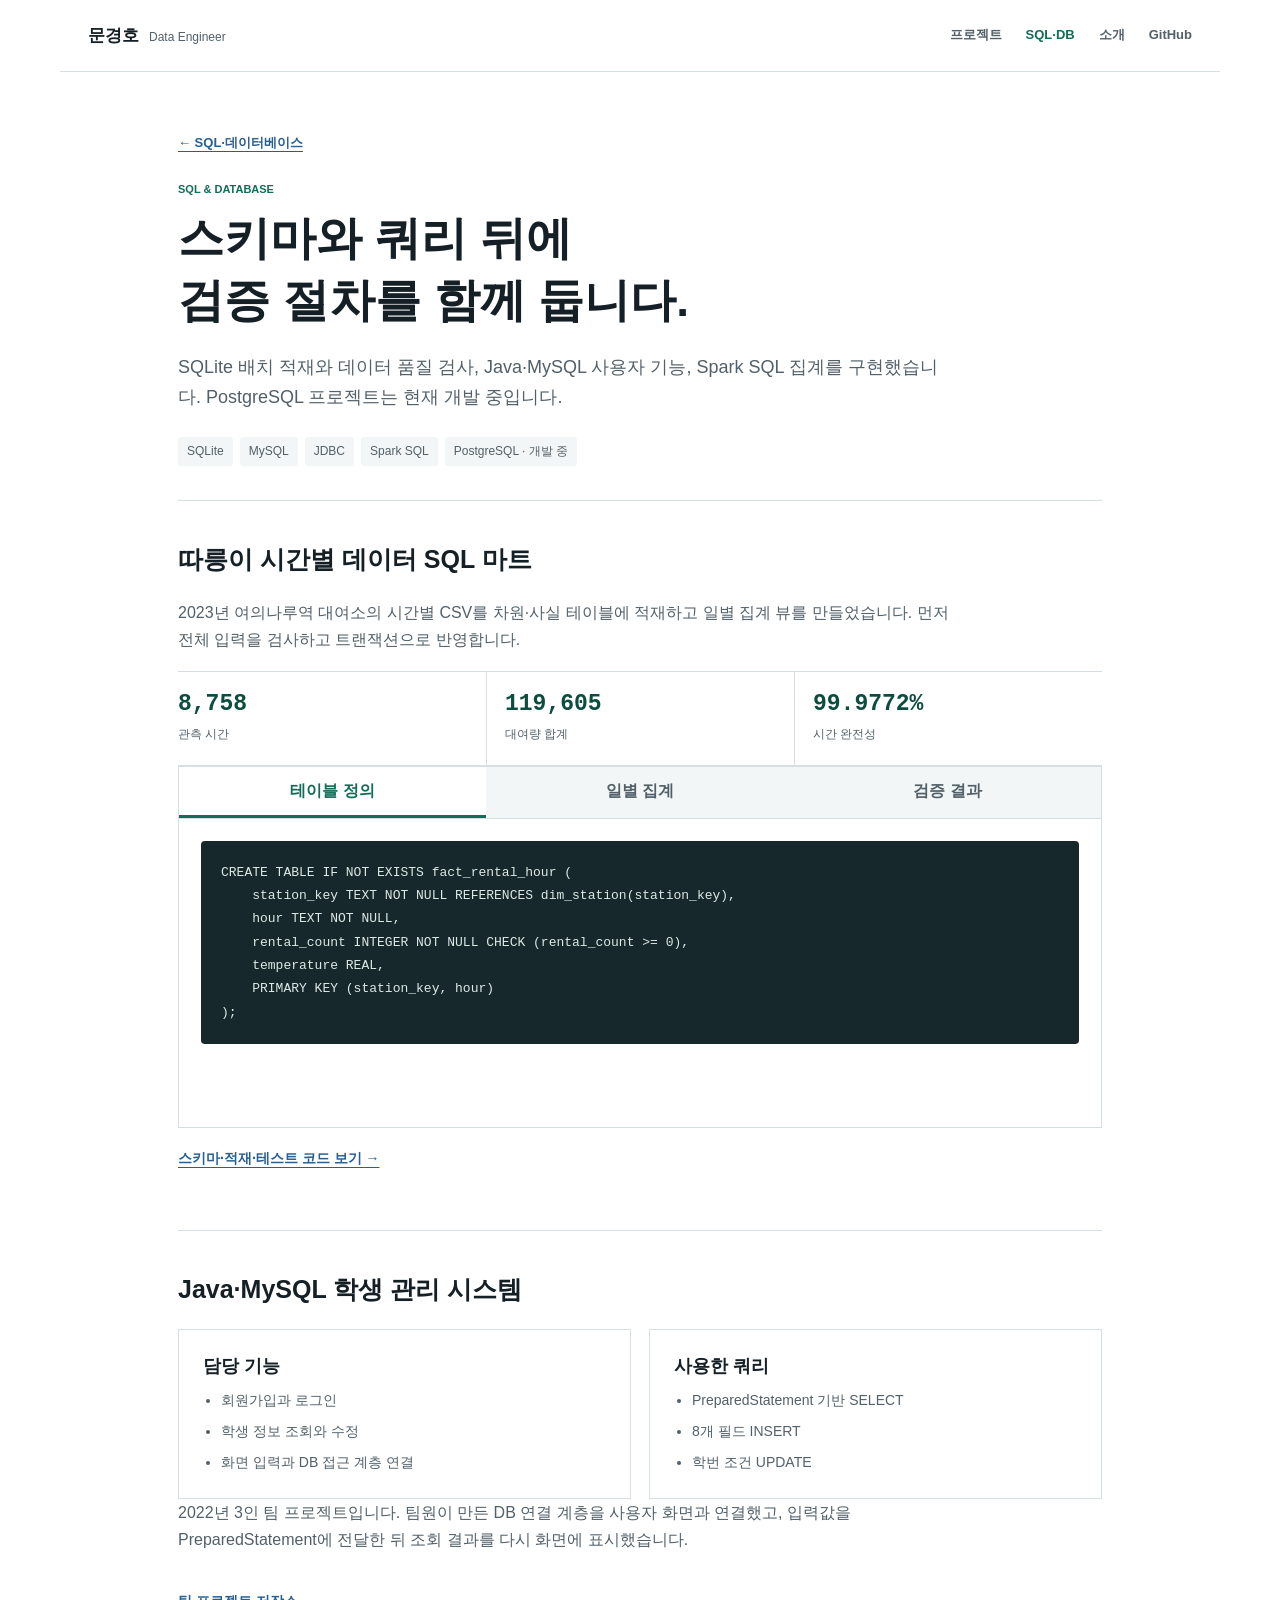
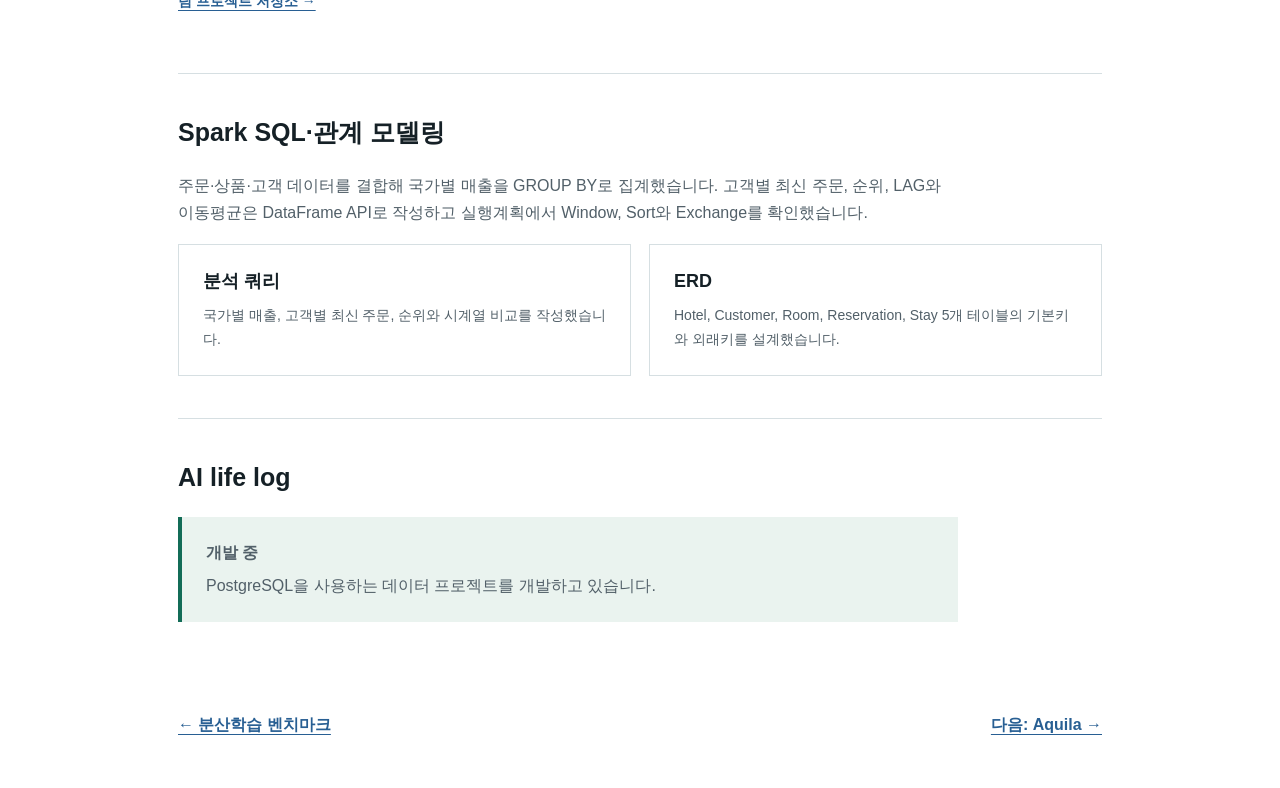
<file: projects/sql.html>
<!doctype html>
<html lang="ko">
<head>
  <meta charset="utf-8" /><meta name="viewport" content="width=device-width, initial-scale=1" />
  <meta name="description" content="따릉이 SQL 마트, Java MySQL 학생 관리 시스템, Spark SQL과 PostgreSQL 개발 현황." />
  <title>SQL·데이터베이스 | 문경호</title><link rel="stylesheet" href="../portfolio.css?v=20260921-3" />
</head>
<body data-page="project">
  <a class="skip-link" href="#content">본문으로 이동</a>
  <header class="site-header"><a class="brand" href="../index.html"><strong>문경호</strong><span>Data Engineer</span></a><button class="nav-toggle" type="button" aria-expanded="false" aria-controls="site-nav" title="메뉴 열기"><span aria-hidden="true">☰</span><span class="sr-only">메뉴</span></button><nav id="site-nav" aria-label="주 메뉴"><a href="../index.html#projects">프로젝트</a><a href="../index.html#sql" aria-current="page">SQL·DB</a><a href="../index.html#about">소개</a><a href="https://github.com/k0ho817">GitHub</a></nav></header>
  <main class="project-main" id="content">
    <section class="project-hero"><a class="back-link" href="../index.html#sql">← SQL·데이터베이스</a><p class="eyebrow">SQL &amp; DATABASE</p><h1>스키마와 쿼리 뒤에<br />검증 절차를 함께 둡니다.</h1><p class="project-lead">SQLite 배치 적재와 데이터 품질 검사, Java·MySQL 사용자 기능, Spark SQL 집계를 구현했습니다. PostgreSQL 프로젝트는 현재 개발 중입니다.</p><div class="project-tags"><span>SQLite</span><span>MySQL</span><span>JDBC</span><span>Spark SQL</span><span>PostgreSQL · 개발 중</span></div></section>
    <section class="detail-section"><h2>따릉이 시간별 데이터 SQL 마트</h2><p>2023년 여의나루역 대여소의 시간별 CSV를 차원·사실 테이블에 적재하고 일별 집계 뷰를 만들었습니다. 먼저 전체 입력을 검사하고 트랜잭션으로 반영합니다.</p><div class="evidence-row"><div><strong>8,758</strong><span>관측 시간</span></div><div><strong>119,605</strong><span>대여량 합계</span></div><div><strong>99.9772%</strong><span>시간 완전성</span></div></div>
      <div class="tab-list" role="tablist" aria-label="SQL 구현 자료"><button type="button" role="tab" id="tab-model" aria-controls="panel-model" aria-selected="true" tabindex="0">테이블 정의</button><button type="button" role="tab" id="tab-query" aria-controls="panel-query" aria-selected="false" tabindex="-1">일별 집계</button><button type="button" role="tab" id="tab-quality" aria-controls="panel-quality" aria-selected="false" tabindex="-1">검증 결과</button></div>
      <section class="tab-panel" role="tabpanel" id="panel-model" aria-labelledby="tab-model" tabindex="0"><pre><code>CREATE TABLE IF NOT EXISTS fact_rental_hour (
    station_key TEXT NOT NULL REFERENCES dim_station(station_key),
    hour TEXT NOT NULL,
    rental_count INTEGER NOT NULL CHECK (rental_count &gt;= 0),
    temperature REAL,
    PRIMARY KEY (station_key, hour)
);</code></pre></section>
      <section class="tab-panel" role="tabpanel" id="panel-query" aria-labelledby="tab-query" tabindex="0" hidden><pre><code>CREATE VIEW IF NOT EXISTS mart_rental_day AS
SELECT station_key, substr(hour, 1, 10) AS day,
       COUNT(*) AS observed_hours,
       SUM(rental_count) AS rental_count,
       AVG(temperature) AS mean_temperature
FROM fact_rental_hour
GROUP BY station_key, substr(hour, 1, 10);</code></pre></section>
      <section class="tab-panel" role="tabpanel" id="panel-quality" aria-labelledby="tab-quality" tabindex="0" hidden><dl class="quality-list"><div><dt>기대 시간 / 관측 시간</dt><dd>8,760 / 8,758</dd></div><div><dt>누락 시간</dt><dd>12월 31일 22시·23시</dd></div><div><dt>동일 입력 재실행</dt><dd>저장 행 해시 일치</dd></div><div><dt>수정 데이터 재적재</dt><dd>해당 시간대만 UPSERT</dd></div><div><dt>잘못된 배치</dt><dd>롤백 후 기존 값 보존</dd></div></dl></section>
      <p><a class="text-link" href="https://github.com/k0ho817/data-engineering-portfolio/tree/main/pipeline">스키마·적재·테스트 코드 보기 →</a></p>
    </section>
    <section class="detail-section" id="mysql"><h2>Java·MySQL 학생 관리 시스템</h2><div class="detail-grid"><article class="detail-box"><h3>담당 기능</h3><ul><li>회원가입과 로그인</li><li>학생 정보 조회와 수정</li><li>화면 입력과 DB 접근 계층 연결</li></ul></article><article class="detail-box"><h3>사용한 쿼리</h3><ul><li>PreparedStatement 기반 SELECT</li><li>8개 필드 INSERT</li><li>학번 조건 UPDATE</li></ul></article></div><p>2022년 3인 팀 프로젝트입니다. 팀원이 만든 DB 연결 계층을 사용자 화면과 연결했고, 입력값을 PreparedStatement에 전달한 뒤 조회 결과를 다시 화면에 표시했습니다.</p><p><a class="text-link" href="https://github.com/KNUTPatAMat/Integrated-Information-Student-Management-System">팀 프로젝트 저장소 →</a></p></section>
    <section class="detail-section" id="spark-sql"><h2>Spark SQL·관계 모델링</h2><p>주문·상품·고객 데이터를 결합해 국가별 매출을 GROUP BY로 집계했습니다. 고객별 최신 주문, 순위, LAG와 이동평균은 DataFrame API로 작성하고 실행계획에서 Window, Sort와 Exchange를 확인했습니다.</p><div class="detail-grid"><article class="detail-box"><h3>분석 쿼리</h3><p>국가별 매출, 고객별 최신 주문, 순위와 시계열 비교를 작성했습니다.</p></article><article class="detail-box"><h3>ERD</h3><p>Hotel, Customer, Room, Reservation, Stay 5개 테이블의 기본키와 외래키를 설계했습니다.</p></article></div></section>
    <section class="detail-section"><h2>AI life log</h2><p class="callout"><strong>개발 중</strong>PostgreSQL을 사용하는 데이터 프로젝트를 개발하고 있습니다.</p></section>
    <div class="next-project"><a href="benchmark.html">← 분산학습 벤치마크</a><a href="aquila.html">다음: Aquila →</a></div>
  </main><script src="../portfolio.js?v=20260921-3"></script>
</body>
</html>
</file>
<file: portfolio.css>
:root {
  color-scheme: light;
  --ink: #152026;
  --muted: #526069;
  --line: #d6dfe2;
  --soft: #f3f6f6;
  --panel: #eaf3ef;
  --green: #136c57;
  --green-dark: #0c4d3f;
  --blue: #285f93;
  --blue-soft: #eaf1f7;
  --yellow: #9a6500;
  --yellow-soft: #fff4d8;
  --red: #a3443c;
  --white: #ffffff;
  --max: 1160px;
}

* { box-sizing: border-box; }
html { scroll-behavior: smooth; scroll-padding-top: 82px; }
body {
  margin: 0;
  color: var(--ink);
  background: var(--white);
  font-family: -apple-system, BlinkMacSystemFont, "Apple SD Gothic Neo", "Malgun Gothic", sans-serif;
  font-size: 16px;
  line-height: 1.72;
  letter-spacing: 0;
}
a { color: inherit; text-underline-offset: 4px; }
button { font: inherit; }
img { display: block; max-width: 100%; height: auto; }
figure, p, dl, dd { margin: 0; }
h1, h2, h3, h4 { margin: 0; line-height: 1.34; letter-spacing: 0; word-break: keep-all; overflow-wrap: anywhere; }
h1 { font-size: 46px; font-weight: 760; }
h2 { font-size: 31px; font-weight: 740; }
h3 { font-size: 23px; font-weight: 720; }
h4 { font-size: 17px; font-weight: 700; }
ul, ol { margin: 0; }
:focus-visible { outline: 3px solid #2c8e76; outline-offset: 4px; }
.sr-only { position: absolute; width: 1px; height: 1px; padding: 0; margin: -1px; overflow: hidden; clip: rect(0, 0, 0, 0); white-space: nowrap; border: 0; }
.skip-link { position: fixed; top: -80px; left: 16px; z-index: 100; padding: 10px 14px; background: var(--white); border: 1px solid var(--line); }
.skip-link:focus { top: 12px; }

.site-header {
  position: sticky;
  top: 0;
  z-index: 30;
  display: flex;
  align-items: center;
  justify-content: space-between;
  gap: 24px;
  width: min(100%, var(--max));
  min-height: 72px;
  margin: 0 auto;
  padding: 0 28px;
  background: rgba(255, 255, 255, 0.97);
  border-bottom: 1px solid var(--line);
}
.brand { display: flex; align-items: baseline; gap: 10px; text-decoration: none; white-space: nowrap; }
.brand strong { font-size: 17px; }
.brand span { color: var(--muted); font-size: 12px; }
nav { display: flex; align-items: center; gap: 24px; }
nav a { color: var(--muted); font-size: 13px; font-weight: 650; text-decoration: none; }
nav a:hover, nav a[aria-current="page"] { color: var(--green); }
.nav-toggle { display: none; width: 42px; height: 42px; border: 1px solid var(--line); background: var(--white); color: var(--ink); cursor: pointer; }

main { width: min(100%, var(--max)); margin: 0 auto; padding: 0 28px; }
.hero { padding: 58px 0 42px; }
.hero-identity { display: flex; align-items: center; gap: 18px; margin-bottom: 34px; }
.hero-identity img { width: 92px; height: 118px; object-fit: cover; border-radius: 4px; }
.eyebrow { margin-bottom: 9px; color: var(--green); font-size: 11px; font-weight: 800; letter-spacing: 0; }
.hero-name { font-size: 21px; font-weight: 760; }
.hero h1 { max-width: 850px; }
.hero-copy { max-width: 790px; margin-top: 22px; color: var(--muted); font-size: 17px; }
.contact-list { display: grid; grid-template-columns: repeat(2, max-content); gap: 10px 30px; margin-top: 22px; font-style: normal; }
.contact-list a { display: grid; grid-template-columns: auto auto; align-items: baseline; gap: 9px; color: var(--ink); text-decoration: none; }
.contact-list span { color: var(--green); font: 750 10px/1.2 ui-monospace, SFMono-Regular, Menlo, monospace; }
.contact-list strong { font-size: 14px; font-weight: 650; border-bottom: 1px solid #aab7bb; }
.hero-actions { display: flex; flex-wrap: wrap; gap: 10px; margin-top: 28px; }
.button { display: inline-flex; min-height: 44px; align-items: center; justify-content: center; padding: 9px 16px; border: 1px solid var(--green); border-radius: 4px; font-size: 14px; font-weight: 700; text-decoration: none; cursor: pointer; }
.button.primary { color: var(--white); background: var(--green); }
.button.primary:hover { background: var(--green-dark); }
.button.secondary { color: var(--green); background: var(--white); }
.method-band { display: grid; grid-template-columns: 200px 1fr; gap: 34px; align-items: center; padding: 28px 0; border-bottom: 1px solid var(--line); }
.method-band h2 { font-size: 22px; }
.method-flow { display: grid; grid-template-columns: repeat(6, 1fr); padding: 0; list-style: none; }
.method-flow li { min-width: 0; padding: 10px 10px 10px 16px; color: var(--muted); font-size: 13px; border-left: 1px solid var(--line); }
.method-flow span { display: block; margin-bottom: 3px; color: var(--green); font: 700 11px/1.2 ui-monospace, SFMono-Regular, Menlo, monospace; }

.section { padding: 70px 0; border-bottom: 1px solid var(--line); }
.section-header { display: flex; justify-content: space-between; align-items: end; gap: 30px; margin-bottom: 34px; }
.section-header > p { max-width: 330px; color: var(--muted); font-size: 14px; text-align: right; }
.project-meta { margin-bottom: 9px; color: var(--green); font-size: 11px; font-weight: 780; }
.text-link { display: inline-flex; align-items: center; gap: 7px; margin-top: 18px; color: var(--blue); font-size: 14px; font-weight: 700; text-decoration-thickness: 1px; }
.plain-list { padding-left: 19px; color: var(--muted); }
.plain-list li { margin-top: 7px; }

.case-feature { display: grid; grid-template-columns: 70px minmax(0, 1.1fr) minmax(280px, 0.9fr); gap: 28px; padding: 34px; background: var(--panel); border-top: 3px solid var(--green); }
.case-index { color: var(--green); font: 760 24px/1.2 ui-monospace, SFMono-Regular, Menlo, monospace; }
.case-body h3 { margin-bottom: 15px; font-size: 29px; }
.case-body > p:not(.project-meta) { margin-bottom: 17px; color: var(--muted); }
.infra-summary { align-self: stretch; padding: 24px; background: var(--white); border: 1px solid #cadbd4; }
.summary-label { display: flex; justify-content: space-between; gap: 18px; margin-bottom: 18px; color: var(--muted); font-size: 12px; }
.summary-label strong { color: var(--ink); font-family: ui-monospace, SFMono-Regular, Menlo, monospace; }
.node-grid { display: grid; grid-template-columns: repeat(5, 1fr); gap: 8px; margin: 16px 0 24px; }
.node-grid span { aspect-ratio: 1; background: #dbe2e3; border: 1px solid #cbd5d7; }
.node-grid span.on { background: var(--green); border-color: var(--green); }
.infra-summary p { color: var(--muted); font-size: 13px; }
.infra-summary p strong { color: var(--ink); font-size: 16px; }
.case-grid { display: grid; grid-template-columns: repeat(2, minmax(0, 1fr)); gap: 22px; margin-top: 22px; }
.case-card { display: flex; min-width: 0; flex-direction: column; border: 1px solid var(--line); }
.case-card-copy { padding: 28px; }
.case-card h3 { margin-bottom: 12px; }
.case-card p:not(.project-meta) { color: var(--muted); }
.case-card figure { margin-top: auto; padding: 0 28px 24px; }
.case-card figure img { width: 100%; aspect-ratio: 16 / 7; object-fit: contain; background: var(--soft); border: 1px solid var(--line); }
figcaption { margin-top: 8px; color: var(--muted); font-size: 12px; }

.sql-section { background: linear-gradient(to right, transparent 0, transparent 50%, var(--soft) 50%, var(--soft) 100%); }
.sql-feature { display: grid; grid-template-columns: minmax(0, 1fr) minmax(340px, 0.85fr); gap: 36px; padding: 34px; background: var(--white); border: 1px solid var(--line); }
.sql-feature h3 { margin-bottom: 12px; font-size: 27px; }
.sql-feature > div > p:not(.project-meta) { color: var(--muted); }
.inline-stats { display: flex; flex-wrap: wrap; gap: 8px 18px; margin: 22px 0; color: var(--muted); font-size: 12px; }
.inline-stats strong { display: block; color: var(--ink); font-size: 16px; }
pre { margin: 0; padding: 20px; overflow-x: auto; color: #dce9e5; background: #17282c; border-radius: 4px; font: 13px/1.8 ui-monospace, SFMono-Regular, Menlo, monospace; }
code { font-family: inherit; }
.database-grid { display: grid; grid-template-columns: repeat(3, minmax(0, 1fr)); gap: 18px; margin-top: 18px; }
.database-grid article { min-width: 0; padding: 24px; background: var(--white); border: 1px solid var(--line); }
.database-grid h3 { margin: 12px 0; font-size: 19px; }
.database-grid article > p:not(.status) { color: var(--muted); font-size: 14px; }
.status { display: inline-block; padding: 3px 7px; border-radius: 3px; font-size: 11px; font-weight: 750; }
.status.complete { color: var(--green-dark); background: var(--panel); }
.status.learning { color: var(--blue); background: var(--blue-soft); }
.status.progress { color: var(--yellow); background: var(--yellow-soft); }
.progress-line { display: block; height: 4px; margin-top: 22px; background: #e4e7e8; }
.progress-line i { display: block; width: 26%; height: 100%; background: #d69d2a; }

.other-grid { display: grid; grid-template-columns: 1.45fr 0.55fr; gap: 20px; }
.other-project { display: grid; grid-template-columns: minmax(240px, 0.9fr) minmax(0, 1.1fr); min-width: 0; border: 1px solid var(--line); }
.other-project > img { width: 100%; height: 100%; min-height: 270px; object-fit: contain; background: var(--soft); border-right: 1px solid var(--line); }
.other-project > div { padding: 28px; }
.other-project h3 { margin-bottom: 12px; }
.other-project p:not(.project-meta) { color: var(--muted); }
.other-project.text-only { display: block; background: var(--blue-soft); border-color: #cddce8; }

.about-section { border-bottom: 0; }
.about-grid { display: grid; grid-template-columns: 1fr 1fr; gap: 60px; }
.about-copy p { margin-bottom: 18px; color: var(--muted); }
.about-copy .large-copy { color: var(--ink); font-size: 23px; font-weight: 680; line-height: 1.55; }
.skill-evidence { padding-left: 34px; border-left: 1px solid var(--line); }
.skill-evidence h3 { margin-bottom: 18px; font-size: 18px; }
.skill-evidence dl > div { display: grid; grid-template-columns: 145px 1fr; gap: 16px; padding: 13px 0; border-top: 1px solid var(--line); }
.skill-evidence dt { font-size: 13px; font-weight: 730; }
.skill-evidence dd { color: var(--muted); font-size: 13px; }
.history { display: grid; grid-template-columns: repeat(3, 1fr); margin-top: 48px; border-top: 1px solid var(--line); }
.history > div { padding: 20px 20px 0 0; }
.history > div + div { padding-left: 20px; border-left: 1px solid var(--line); }
.history time { color: var(--green); font-size: 12px; font-weight: 750; }
.history p { margin-top: 7px; color: var(--muted); font-size: 13px; }
.history strong { color: var(--ink); }

.site-footer { display: flex; justify-content: space-between; gap: 24px; width: min(100%, var(--max)); margin: 0 auto; padding: 28px; border-top: 1px solid var(--line); }
.site-footer > div { display: flex; flex-wrap: wrap; gap: 10px 22px; align-items: center; }
.site-footer span, .site-footer a { color: var(--muted); font-size: 12px; }

/* Project detail pages */
.project-main { width: min(100%, 980px); }
.project-hero { padding: 56px 0 34px; border-bottom: 1px solid var(--line); }
.back-link { display: inline-block; margin-bottom: 26px; color: var(--blue); font-size: 13px; font-weight: 700; }
.project-hero h1 { max-width: 820px; }
.project-lead { max-width: 760px; margin-top: 20px; color: var(--muted); font-size: 18px; }
.project-tags { display: flex; flex-wrap: wrap; gap: 7px; margin-top: 24px; }
.project-tags span { padding: 4px 9px; background: var(--soft); border-radius: 3px; color: var(--muted); font-size: 12px; }
.detail-section { padding: 42px 0; border-bottom: 1px solid var(--line); }
.detail-section:last-of-type { border-bottom: 0; }
.detail-section > h2 { margin-bottom: 22px; font-size: 25px; }
.detail-section > p { max-width: 780px; margin-bottom: 17px; color: var(--muted); }
.detail-grid { display: grid; grid-template-columns: repeat(2, minmax(0, 1fr)); gap: 18px; }
.detail-box { padding: 24px; border: 1px solid var(--line); }
.detail-box h3 { margin-bottom: 10px; font-size: 18px; }
.detail-box p, .detail-box li { color: var(--muted); font-size: 14px; }
.detail-box ul { padding-left: 18px; }
.detail-box li + li { margin-top: 7px; }
.evidence-row { display: grid; grid-template-columns: repeat(3, 1fr); border-block: 1px solid var(--line); }
.evidence-row > div { padding: 18px; }
.evidence-row > div:first-child { padding-left: 0; }
.evidence-row > div + div { border-left: 1px solid var(--line); }
.evidence-row strong { display: block; color: var(--green-dark); font: 760 23px/1.3 ui-monospace, SFMono-Regular, Menlo, monospace; }
.evidence-row span { color: var(--muted); font-size: 12px; }
.decision-flow { display: grid; grid-template-columns: repeat(5, 1fr); padding: 0; list-style: none; border: 1px solid var(--line); }
.decision-flow li { min-width: 0; padding: 18px 14px; color: var(--muted); font-size: 13px; }
.decision-flow li + li { border-left: 1px solid var(--line); }
.decision-flow strong { display: block; margin-bottom: 5px; color: var(--ink); }
.architecture { display: grid; grid-template-columns: repeat(5, 1fr); gap: 24px; align-items: stretch; margin-top: 24px; }
.architecture .stage { position: relative; min-width: 0; padding: 18px 12px; text-align: center; background: var(--soft); border: 1px solid var(--line); }
.architecture .stage + .stage::before { position: absolute; left: -19px; top: 50%; content: "→"; color: var(--green); transform: translateY(-50%); }
.architecture strong { display: block; margin-bottom: 5px; font-size: 14px; }
.architecture span { color: var(--muted); font-size: 11px; }
.topology { display: grid; grid-template-columns: 1fr 150px 1fr; gap: 20px; align-items: center; margin-top: 24px; }
.topology-group { padding: 20px; border: 1px solid var(--line); background: var(--soft); }
.topology-group h3 { margin-bottom: 12px; font-size: 16px; }
.topology-group ul { padding-left: 18px; color: var(--muted); font-size: 13px; }
.topology-link { padding: 18px 8px; color: var(--green-dark); background: var(--panel); border-block: 2px solid var(--green); text-align: center; font-weight: 750; }
.incident { display: grid; grid-template-columns: 120px 1fr; gap: 18px; padding: 18px 0; border-top: 1px solid var(--line); }
.incident dt { font-size: 12px; font-weight: 750; color: var(--green); }
.incident dd { color: var(--muted); font-size: 14px; }
.result-figure { margin-top: 24px; }
.result-figure img { width: 100%; max-height: 520px; object-fit: contain; background: var(--soft); border: 1px solid var(--line); }
.comparison-table { width: 100%; border-collapse: collapse; font-size: 13px; }
.comparison-table th, .comparison-table td { padding: 12px 10px; border-bottom: 1px solid var(--line); text-align: left; vertical-align: top; }
.comparison-table th { color: var(--muted); font-weight: 650; background: var(--soft); }
.callout { padding: 22px 24px; color: var(--green-dark); background: var(--panel); border-left: 4px solid var(--green); }
.callout strong { display: block; margin-bottom: 6px; }
.tab-list { display: flex; background: var(--soft); border: 1px solid var(--line); border-bottom: 0; }
.tab-list button { flex: 1; min-height: 48px; padding: 10px; color: var(--muted); font-weight: 700; border: 0; border-bottom: 3px solid transparent; background: transparent; cursor: pointer; }
.tab-list button[aria-selected="true"] { color: var(--green); border-bottom-color: var(--green); background: var(--white); }
.tab-panel { min-height: 310px; padding: 22px; border: 1px solid var(--line); }
.tab-panel[hidden] { display: none; }
.quality-list > div { display: grid; grid-template-columns: 1fr 1.3fr; gap: 16px; padding: 10px 0; border-bottom: 1px solid var(--line); }
.quality-list dt { color: var(--muted); font-size: 13px; }
.quality-list dd { color: var(--green-dark); font-size: 13px; font-weight: 700; }
.next-project { display: flex; justify-content: space-between; gap: 24px; padding: 30px 0 50px; }
.next-project a { color: var(--blue); font-weight: 700; }

@media (max-width: 880px) {
  h1 { font-size: 38px; }
  .method-band { grid-template-columns: 1fr; }
  .case-feature { grid-template-columns: 52px 1fr; }
  .infra-summary { grid-column: 2; }
  .case-grid, .about-grid { grid-template-columns: 1fr; }
  .sql-feature { grid-template-columns: 1fr; }
  .database-grid { grid-template-columns: 1fr 1fr; }
  .other-grid { grid-template-columns: 1fr; }
  .skill-evidence { padding-left: 0; border-left: 0; }
  .architecture { grid-template-columns: 1fr; gap: 14px; }
  .architecture .stage + .stage::before { left: 50%; top: -14px; transform: translateX(-50%) rotate(90deg); }
  .decision-flow { grid-template-columns: 1fr; }
  .decision-flow li + li { border-left: 0; border-top: 1px solid var(--line); }
}

@media (max-width: 640px) {
  body { font-size: 15px; }
  h1 { font-size: 31px; }
  h2 { font-size: 26px; }
  .site-header { min-height: 64px; padding: 0 18px; }
  .nav-toggle { display: inline-flex; align-items: center; justify-content: center; }
  nav { display: none; position: absolute; top: 63px; left: 18px; right: 18px; flex-direction: column; align-items: stretch; gap: 0; background: var(--white); border: 1px solid var(--line); }
  nav.open { display: flex; }
  nav a { min-height: 46px; padding: 12px 14px; border-bottom: 1px solid var(--line); }
  main { padding: 0 18px; }
  .hero { padding: 38px 0 30px; }
  .hero-identity { margin-bottom: 26px; }
  .hero-identity img { width: 76px; height: 98px; }
  .hero-copy { font-size: 16px; }
  .contact-list { grid-template-columns: 1fr; gap: 8px; }
  .hero-actions .button { width: 100%; }
  .method-flow { grid-template-columns: repeat(3, 1fr); }
  .method-flow li:nth-child(4) { border-left: 0; }
  .method-flow li:nth-child(n+4) { border-top: 1px solid var(--line); }
  .section { padding: 48px 0; }
  .section-header { align-items: start; flex-direction: column; gap: 10px; }
  .section-header > p { text-align: left; }
  .case-feature { grid-template-columns: 1fr; gap: 18px; padding: 24px 20px; }
  .case-index { font-size: 18px; }
  .case-body h3 { font-size: 24px; }
  .infra-summary { grid-column: 1; }
  .case-card-copy, .case-card figure { padding-left: 20px; padding-right: 20px; }
  .sql-section { background: var(--soft); margin-inline: -18px; padding-inline: 18px; }
  .sql-feature { padding: 22px 18px; }
  .database-grid { grid-template-columns: 1fr; }
  .other-project { grid-template-columns: 1fr; }
  .other-project > img { min-height: 210px; border-right: 0; border-bottom: 1px solid var(--line); }
  .skill-evidence dl > div { grid-template-columns: 1fr; gap: 4px; }
  .history { grid-template-columns: 1fr; }
  .history > div { padding: 16px 0; }
  .history > div + div { padding-left: 0; border-left: 0; border-top: 1px solid var(--line); }
  .site-footer { padding: 24px 18px; flex-direction: column; }
  .project-main { padding: 0 18px; }
  .project-hero { padding-top: 36px; }
  .project-lead { font-size: 16px; }
  .detail-grid, .evidence-row { grid-template-columns: 1fr; }
  .evidence-row > div { padding-left: 0; }
  .evidence-row > div + div { border-left: 0; border-top: 1px solid var(--line); }
  .topology { grid-template-columns: 1fr; }
  .topology-link { border-inline: 2px solid var(--green); border-block: 0; }
  .incident { grid-template-columns: 1fr; gap: 5px; }
  .tab-list { overflow-x: auto; }
  .tab-list button { min-width: 115px; }
  .tab-panel { padding: 16px; }
  .quality-list > div { grid-template-columns: 1fr; gap: 2px; }
}

@media print {
  .site-header, .hero-actions, .site-footer, .back-link, .next-project { display: none !important; }
  body { color: #000; font-size: 11pt; }
  main, .project-main { width: 100%; max-width: none; padding: 0; }
  .hero, .section, .detail-section { padding: 24px 0; break-inside: avoid; }
  .case-feature, .case-card, .sql-feature, .database-grid article, .other-project, .detail-box { break-inside: avoid; }
  a { text-decoration: none; }
}
</file>
